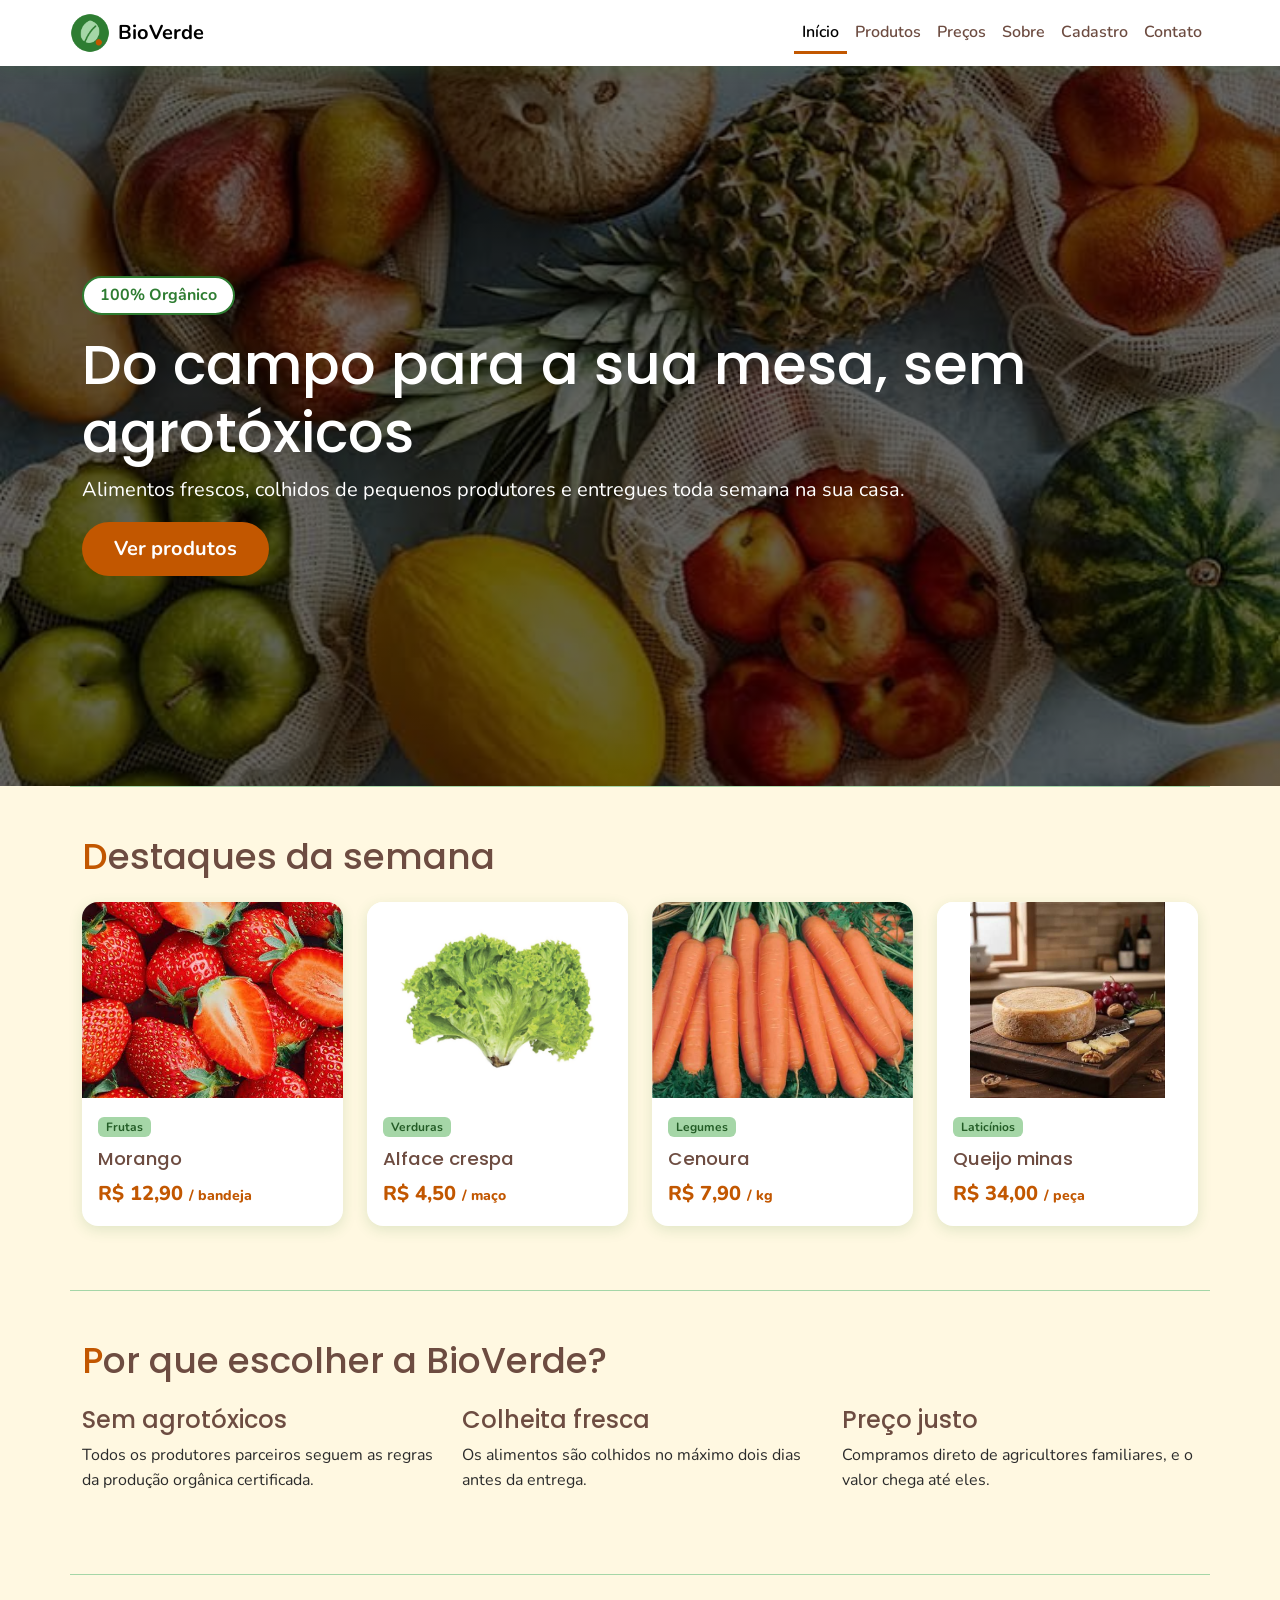
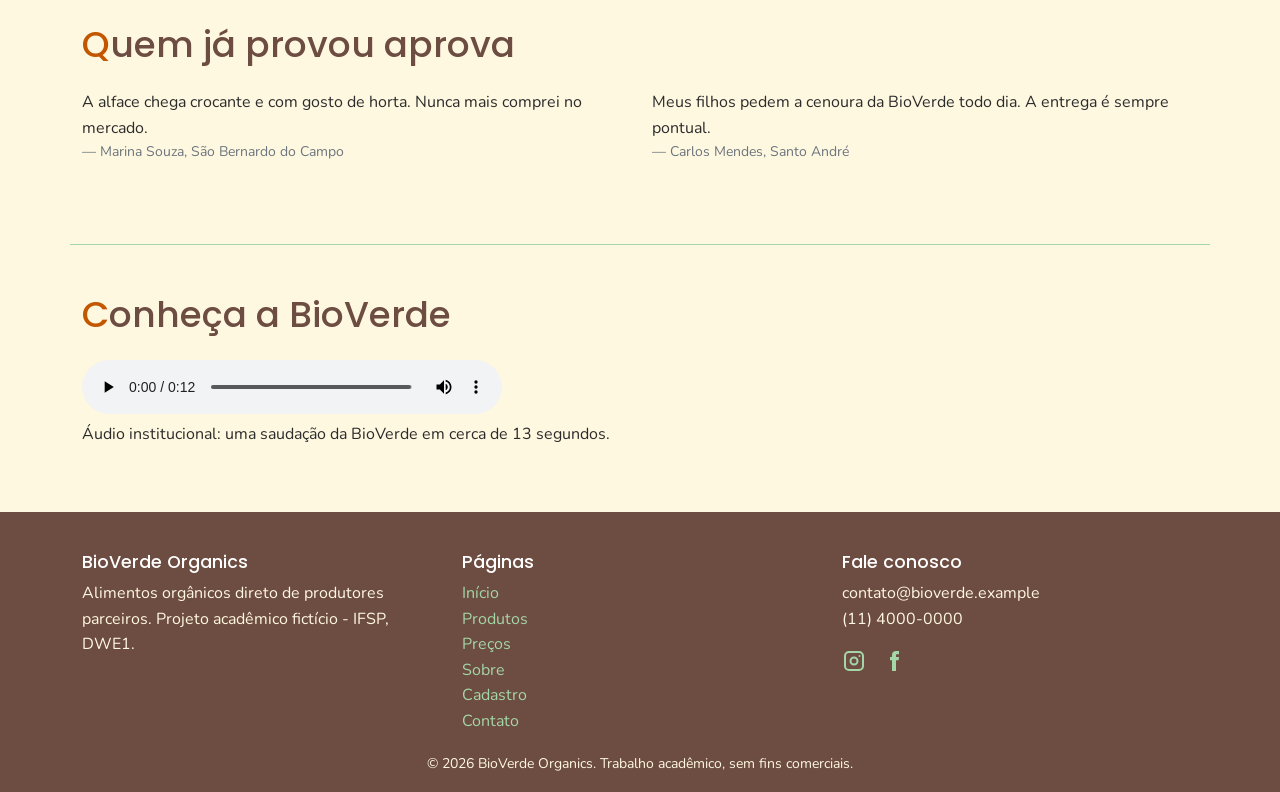
<file: index.html>
<!DOCTYPE html>
<!-- Index da BioVerde. -->
<html lang="pt-BR">
<head>
  <meta charset="UTF-8">
  <meta name="viewport" content="width=device-width, initial-scale=1">
  <meta name="description" content="BioVerde Organics: frutas, verduras, legumes e grãos orgânicos entregues na sua casa.">
  <title>BioVerde Organics | Início</title>
  <!-- Bootstrap local -->
  <link href="vendor/bootstrap/bootstrap.min.css" rel="stylesheet">
  <!-- Fontes locais definidas no CSS -->
  <!-- CSS do projeto -->
  <link rel="stylesheet" href="css/styles.css">
</head>
<body>

  <header class="site-header">
    <nav class="navbar navbar-expand-lg container" aria-label="Navegação principal">
      <a class="navbar-brand d-flex align-items-center gap-2" href="index.html">
        <img src="img/logo.png" alt="Logotipo da BioVerde Organics" width="40" height="40">
        <strong>BioVerde</strong>
      </a>
      <button class="navbar-toggler" type="button" data-bs-toggle="collapse" data-bs-target="#menu" aria-controls="menu" aria-expanded="false" aria-label="Abrir menu">
        <span class="navbar-toggler-icon"></span>
      </button>
      <ul id="menu" class="navbar-nav collapse navbar-collapse justify-content-end">
        <li class="nav-item"><a class="nav-link active" aria-current="page" href="index.html">Início</a></li>
        <li class="nav-item"><a class="nav-link" href="produtos.html">Produtos</a></li>
        <li class="nav-item"><a class="nav-link" href="tabela-precos.html">Preços</a></li>
        <li class="nav-item"><a class="nav-link" href="sobre.html">Sobre</a></li>
        <li class="nav-item"><a class="nav-link" href="cadastro.html">Cadastro</a></li>
        <li class="nav-item"><a class="nav-link" href="contato.html">Contato</a></li>
      </ul>
    </nav>
  </header>

  <main>
    <section class="hero">
      <article class="container anima">
        <p class="selo-organico">100% Orgânico</p>
        <h1>Do campo para a sua mesa, sem agrotóxicos</h1>
        <p class="lead">Alimentos frescos, colhidos de pequenos produtores e entregues toda semana na sua casa.</p>
        <a class="btn-cta btn btn-lg" href="produtos.html">Ver produtos</a>
      </article>
    </section>

    <section class="destaque container py-5">
      <h2 class="mb-4">Destaques da semana</h2>
      <ul class="row g-4 list-unstyled">
        <li class="col-sm-6 col-lg-3">
          <article class="card-produto">
            <img src="img/morango.jpg" alt="Morangos inteiros e um morango cortado ao meio" width="452" height="678" decoding="async" loading="lazy">
            <section class="p-3">
              <span class="badge badge-cat">Frutas</span>
              <h3 class="mt-2">Morango</h3>
              <p class="preco mb-0">R$ 12,90 <small>/ bandeja</small></p>
            </section>
          </article>
        </li>
        <li class="col-sm-6 col-lg-3">
          <article class="card-produto">
            <img class="foto-inteira" src="img/alface.jpg" alt="Folhas de alface crespa sobre fundo branco" width="900" height="900" decoding="async" loading="lazy">
            <section class="p-3">
              <span class="badge badge-cat">Verduras</span>
              <h3 class="mt-2">Alface crespa</h3>
              <p class="preco mb-0">R$ 4,50 <small>/ maço</small></p>
            </section>
          </article>
        </li>
        <li class="col-sm-6 col-lg-3">
          <article class="card-produto">
            <img src="img/cenoura.jpg" alt="Cenouras inteiras com folhas verdes" width="600" height="495" decoding="async" loading="lazy">
            <section class="p-3">
              <span class="badge badge-cat">Legumes</span>
              <h3 class="mt-2">Cenoura</h3>
              <p class="preco mb-0">R$ 7,90 <small>/ kg</small></p>
            </section>
          </article>
        </li>
        <li class="col-sm-6 col-lg-3">
          <article class="card-produto">
            <img class="foto-inteira" src="img/queijo.jpg" alt="Peça de queijo com casca sobre uma tábua, acompanhada de pedaços de queijo" width="447" height="447" decoding="async" loading="lazy">
            <section class="p-3">
              <span class="badge badge-cat">Laticínios</span>
              <h3 class="mt-2">Queijo minas</h3>
              <p class="preco mb-0">R$ 34,00 <small>/ peça</small></p>
            </section>
          </article>
        </li>
      </ul>
    </section>

    <section class="destaque container py-5">
      <h2 class="mb-4">Por que escolher a BioVerde?</h2>
      <ul class="row g-4 list-unstyled">
        <li class="col-md-4">
          <article>
            <h3>Sem agrotóxicos</h3>
            <p>Todos os produtores parceiros seguem as regras da produção orgânica certificada.</p>
          </article>
        </li>
        <li class="col-md-4">
          <article>
            <h3>Colheita fresca</h3>
            <p>Os alimentos são colhidos no máximo dois dias antes da entrega.</p>
          </article>
        </li>
        <li class="col-md-4">
          <article>
            <h3>Preço justo</h3>
            <p>Compramos direto de agricultores familiares, e o valor chega até eles.</p>
          </article>
        </li>
      </ul>
    </section>

    <section class="destaque container py-5">
      <h2 class="mb-4">Quem já provou aprova</h2>
      <ul class="row g-4 list-unstyled">
        <li class="col-md-6">
          <figure>
            <blockquote class="blockquote">
              <p>A alface chega crocante e com gosto de horta. Nunca mais comprei no mercado.</p>
            </blockquote>
            <figcaption class="blockquote-footer">Marina Souza, São Bernardo do Campo</figcaption>
          </figure>
        </li>
        <li class="col-md-6">
          <figure>
            <blockquote class="blockquote">
              <p>Meus filhos pedem a cenoura da BioVerde todo dia. A entrega é sempre pontual.</p>
            </blockquote>
            <figcaption class="blockquote-footer">Carlos Mendes, Santo André</figcaption>
          </figure>
        </li>
      </ul>
    </section>

    <section class="destaque container py-5">
      <h2 class="mb-4">Conheça a BioVerde</h2>
      <figure>
        <audio controls preload="metadata">
          <source src="media/institucional.mp3" type="audio/mpeg">
          <source src="media/institucional.ogg" type="audio/ogg">
          Seu navegador não suporta áudio. O texto do áudio institucional está na página Sobre.
        </audio>
        <figcaption>Áudio institucional: uma saudação da BioVerde em cerca de 13 segundos.</figcaption>
      </figure>
    </section>
  </main>

  <footer class="site-footer">
    <section class="container">
      <section class="row g-4">
        <article class="col-md-4">
          <h2>BioVerde Organics</h2>
          <p>Alimentos orgânicos direto de produtores parceiros. Projeto acadêmico fictício - IFSP, DWE1.</p>
        </article>
        <nav class="col-md-4" aria-label="Links do rodapé">
          <h2>Páginas</h2>
          <ul class="list-unstyled">
            <li><a href="index.html">Início</a></li>
            <li><a href="produtos.html">Produtos</a></li>
            <li><a href="tabela-precos.html">Preços</a></li>
            <li><a href="sobre.html">Sobre</a></li>
            <li><a href="cadastro.html">Cadastro</a></li>
            <li><a href="contato.html">Contato</a></li>
          </ul>
        </nav>
        <address class="col-md-4">
          <h2>Fale conosco</h2>
          <p>contato@bioverde.example<br>(11) 4000-0000</p>
          <ul class="list-unstyled d-flex gap-3">
            <li>
              <a href="#" aria-label="Instagram da BioVerde">
                <svg viewBox="0 0 24 24" aria-hidden="true"><path d="M7 2h10a5 5 0 0 1 5 5v10a5 5 0 0 1-5 5H7a5 5 0 0 1-5-5V7a5 5 0 0 1 5-5zm0 2a3 3 0 0 0-3 3v10a3 3 0 0 0 3 3h10a3 3 0 0 0 3-3V7a3 3 0 0 0-3-3H7zm5 3.5A4.5 4.5 0 1 1 7.5 12 4.5 4.5 0 0 1 12 7.5zm0 2A2.5 2.5 0 1 0 14.5 12 2.5 2.5 0 0 0 12 9.5zM17.5 6a1 1 0 1 1-1 1 1 1 0 0 1 1-1z"/></svg>
              </a>
            </li>
            <li>
              <a href="#" aria-label="Facebook da BioVerde">
                <svg viewBox="0 0 24 24" aria-hidden="true"><path d="M14 8V6.5c0-.8.2-1.2 1.3-1.2H17V2h-2.7C11.4 2 10 3.6 10 6v2H8v3.3h2V22h4v-10.7h2.6L17 8h-3z"/></svg>
              </a>
            </li>
          </ul>
        </address>
      </section>
      <p class="text-center mb-0"><small>&copy; 2026 BioVerde Organics. Trabalho acadêmico, sem fins comerciais.</small></p>
    </section>
  </footer>

  <button id="btn-topo" type="button" aria-label="Voltar ao topo">&uarr;</button>

  <script src="vendor/bootstrap/bootstrap.bundle.min.js"></script>
  <script src="js/scripts.js" defer></script>
</body>
</html>
</file>
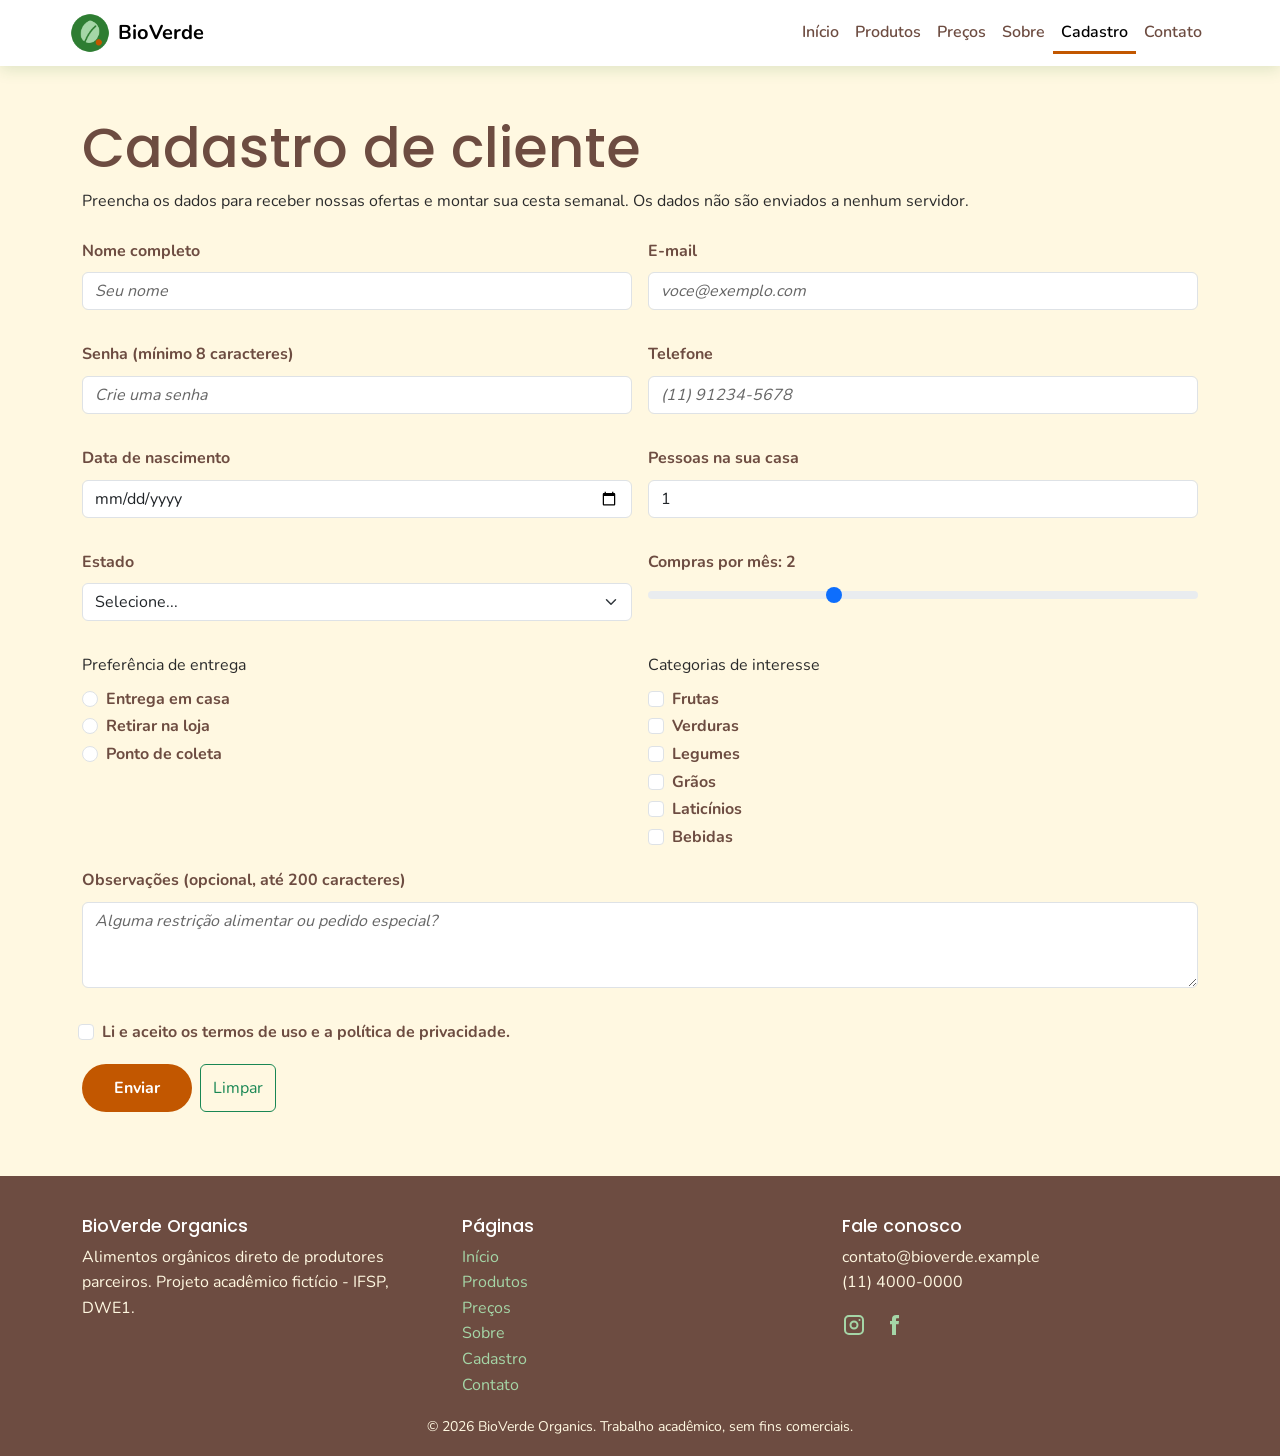
<file: cadastro.html>
<!DOCTYPE html>
<!-- Cadastro da BioVerde. -->
<html lang="pt-BR">
<head>
  <meta charset="UTF-8">
  <meta name="viewport" content="width=device-width, initial-scale=1">
  <meta name="description" content="Cadastre-se na BioVerde Organics e receba produtos orgânicos em casa.">
  <title>BioVerde Organics | Cadastro</title>
  <link href="vendor/bootstrap/bootstrap.min.css" rel="stylesheet">
  <link rel="stylesheet" href="css/styles.css">
</head>
<body>

  <header class="site-header">
    <nav class="navbar navbar-expand-lg container" aria-label="Navegação principal">
      <a class="navbar-brand d-flex align-items-center gap-2" href="index.html">
        <img src="img/logo.png" alt="Logotipo da BioVerde Organics" width="40" height="40">
        <strong>BioVerde</strong>
      </a>
      <button class="navbar-toggler" type="button" data-bs-toggle="collapse" data-bs-target="#menu" aria-controls="menu" aria-expanded="false" aria-label="Abrir menu">
        <span class="navbar-toggler-icon"></span>
      </button>
      <ul id="menu" class="navbar-nav collapse navbar-collapse justify-content-end">
        <li class="nav-item"><a class="nav-link" href="index.html">Início</a></li>
        <li class="nav-item"><a class="nav-link" href="produtos.html">Produtos</a></li>
        <li class="nav-item"><a class="nav-link" href="tabela-precos.html">Preços</a></li>
        <li class="nav-item"><a class="nav-link" href="sobre.html">Sobre</a></li>
        <li class="nav-item"><a class="nav-link active" aria-current="page" href="cadastro.html">Cadastro</a></li>
        <li class="nav-item"><a class="nav-link" href="contato.html">Contato</a></li>
      </ul>
    </nav>
  </header>

  <main>
    <section class="destaque container py-5">
      <h1 class="mb-2">Cadastro de cliente</h1>
      <p class="mb-4">Preencha os dados para receber nossas ofertas e montar sua cesta semanal. Os dados não são enviados a nenhum servidor.</p>

      <form id="form-cadastro" class="form-bio row g-3" novalidate>
      <p class="col-md-6">
        <label for="cadastro-nome" class="form-label">Nome completo</label>
        <input type="text" id="cadastro-nome" name="nome" class="form-control" placeholder="Seu nome" autocomplete="name" required>
        <small id="erro-cadastro-nome" class="invalid-feedback"></small>
      </p>
      <p class="col-md-6">
        <label for="cadastro-email" class="form-label">E-mail</label>
        <input type="email" id="cadastro-email" name="email" class="form-control" placeholder="voce@exemplo.com" autocomplete="email" required>
        <small id="erro-cadastro-email" class="invalid-feedback"></small>
      </p>
      <p class="col-md-6">
        <label for="cadastro-senha" class="form-label">Senha (mínimo 8 caracteres)</label>
        <input type="password" id="cadastro-senha" name="senha" class="form-control" placeholder="Crie uma senha" autocomplete="new-password" required>
        <small id="erro-cadastro-senha" class="invalid-feedback"></small>
      </p>
      <p class="col-md-6">
        <label for="cadastro-telefone" class="form-label">Telefone</label>
        <input type="tel" id="cadastro-telefone" name="telefone" class="form-control" placeholder="(11) 91234-5678" maxlength="15" autocomplete="tel" required>
        <small id="erro-cadastro-telefone" class="invalid-feedback"></small>
      </p>
      <p class="col-md-6">
        <label for="cadastro-nascimento" class="form-label">Data de nascimento</label>
        <input type="date" id="cadastro-nascimento" name="nascimento" class="form-control" autocomplete="bday" required>
        <small id="erro-cadastro-nascimento" class="invalid-feedback"></small>
      </p>
      <p class="col-md-6">
        <label for="cadastro-quantidade" class="form-label">Pessoas na sua casa</label>
        <input type="number" id="cadastro-quantidade" name="quantidade" class="form-control" min="1" max="10" value="1" required>
        <small id="erro-cadastro-quantidade" class="invalid-feedback"></small>
      </p>

      <p class="col-md-6">
        <label for="cadastro-estado" class="form-label">Estado</label>
        <select id="cadastro-estado" name="estado" class="form-select" required>
          <option value="">Selecione...</option>
            <option value="SP">São Paulo</option>
            <option value="RJ">Rio de Janeiro</option>
            <option value="MG">Minas Gerais</option>
            <option value="ES">Espírito Santo</option>
            <option value="PR">Paraná</option>
            <option value="SC">Santa Catarina</option>
            <option value="RS">Rio Grande do Sul</option>
            <option value="BA">Bahia</option>
        </select>
        <small id="erro-cadastro-estado" class="invalid-feedback"></small>
      </p>

      <p class="col-md-6">
        <label for="cadastro-frequencia" class="form-label">Compras por mês: <output id="cadastro-frequencia-valor" for="cadastro-frequencia">2</output></label>
        <input type="range" id="cadastro-frequencia" name="frequencia" class="form-range" min="1" max="4" step="1" value="2">
        <small id="erro-cadastro-frequencia" class="invalid-feedback"></small>
      </p>

      <fieldset id="cadastro-entrega-grupo" class="col-md-6">
        <legend class="fs-6">Preferência de entrega</legend>
          <p class="form-check">
            <input type="radio" id="cadastro-entrega-casa" name="entrega" value="casa" class="form-check-input">
            <label for="cadastro-entrega-casa" class="form-check-label">Entrega em casa</label>
          </p>
          <p class="form-check">
            <input type="radio" id="cadastro-entrega-retirada" name="entrega" value="retirada" class="form-check-input">
            <label for="cadastro-entrega-retirada" class="form-check-label">Retirar na loja</label>
          </p>
          <p class="form-check">
            <input type="radio" id="cadastro-entrega-ponto" name="entrega" value="ponto" class="form-check-input">
            <label for="cadastro-entrega-ponto" class="form-check-label">Ponto de coleta</label>
          </p>
        <small id="erro-cadastro-entrega" class="invalid-feedback"></small>
      </fieldset>

      <fieldset id="cadastro-categorias-grupo" class="col-md-6">
        <legend class="fs-6">Categorias de interesse</legend>
          <p class="form-check">
            <input type="checkbox" id="cadastro-cat-frutas" name="categorias" value="frutas" class="form-check-input">
            <label for="cadastro-cat-frutas" class="form-check-label">Frutas</label>
          </p>
          <p class="form-check">
            <input type="checkbox" id="cadastro-cat-verduras" name="categorias" value="verduras" class="form-check-input">
            <label for="cadastro-cat-verduras" class="form-check-label">Verduras</label>
          </p>
          <p class="form-check">
            <input type="checkbox" id="cadastro-cat-legumes" name="categorias" value="legumes" class="form-check-input">
            <label for="cadastro-cat-legumes" class="form-check-label">Legumes</label>
          </p>
          <p class="form-check">
            <input type="checkbox" id="cadastro-cat-graos" name="categorias" value="graos" class="form-check-input">
            <label for="cadastro-cat-graos" class="form-check-label">Grãos</label>
          </p>
          <p class="form-check">
            <input type="checkbox" id="cadastro-cat-laticinios" name="categorias" value="laticinios" class="form-check-input">
            <label for="cadastro-cat-laticinios" class="form-check-label">Laticínios</label>
          </p>
          <p class="form-check">
            <input type="checkbox" id="cadastro-cat-bebidas" name="categorias" value="bebidas" class="form-check-input">
            <label for="cadastro-cat-bebidas" class="form-check-label">Bebidas</label>
          </p>
        <small id="erro-cadastro-categorias" class="invalid-feedback"></small>
      </fieldset>

      <p class="col-12">
        <label for="cadastro-observacoes" class="form-label">Observações (opcional, até 200 caracteres)</label>
        <textarea id="cadastro-observacoes" name="observacoes" class="form-control" rows="3" placeholder="Alguma restrição alimentar ou pedido especial?"></textarea>
        <small id="erro-cadastro-observacoes" class="invalid-feedback"></small>
      </p>

      <p class="col-12 form-check ms-1">
        <input type="checkbox" id="cadastro-termos" name="termos" class="form-check-input">
        <label for="cadastro-termos" class="form-check-label">Li e aceito os termos de uso e a política de privacidade.</label>
        <small id="erro-cadastro-termos" class="invalid-feedback"></small>
      </p>

      <p class="col-12 d-flex gap-2">
        <button type="submit" id="btn-enviar" class="btn-cta btn">Enviar</button>
        <button type="reset" id="btn-limpar" class="btn btn-outline-success">Limpar</button>
      </p>
      </form>

      <section id="modal-confirmacao" class="modal fade" tabindex="-1" aria-labelledby="modal-titulo" aria-hidden="true">
        <article class="modal-dialog modal-dialog-centered modal-dialog-scrollable">
          <section class="modal-content">
            <header class="modal-header">
              <h2 id="modal-titulo" class="modal-title fs-5">Cadastro recebido!</h2>
              <button type="button" class="btn-close" data-bs-dismiss="modal" aria-label="Fechar"></button>
            </header>
            <section class="modal-body">
              <p>Confira os dados informados (simulação: nada foi enviado).</p>
              <section id="dados-confirmacao"></section>
            </section>
            <footer class="modal-footer">
              <button type="button" class="btn-cta btn" data-bs-dismiss="modal">Fechar</button>
            </footer>
          </section>
        </article>
      </section>
    </section>
  </main>

  <footer class="site-footer">
    <section class="container">
      <section class="row g-4">
        <article class="col-md-4">
          <h2>BioVerde Organics</h2>
          <p>Alimentos orgânicos direto de produtores parceiros. Projeto acadêmico fictício - IFSP, DWE1.</p>
        </article>
        <nav class="col-md-4" aria-label="Links do rodapé">
          <h2>Páginas</h2>
          <ul class="list-unstyled">
            <li><a href="index.html">Início</a></li>
            <li><a href="produtos.html">Produtos</a></li>
            <li><a href="tabela-precos.html">Preços</a></li>
            <li><a href="sobre.html">Sobre</a></li>
            <li><a href="cadastro.html">Cadastro</a></li>
            <li><a href="contato.html">Contato</a></li>
          </ul>
        </nav>
        <address class="col-md-4">
          <h2>Fale conosco</h2>
          <p>contato@bioverde.example<br>(11) 4000-0000</p>
          <ul class="list-unstyled d-flex gap-3">
            <li>
              <a href="#" aria-label="Instagram da BioVerde">
                <svg viewBox="0 0 24 24" aria-hidden="true"><path d="M7 2h10a5 5 0 0 1 5 5v10a5 5 0 0 1-5 5H7a5 5 0 0 1-5-5V7a5 5 0 0 1 5-5zm0 2a3 3 0 0 0-3 3v10a3 3 0 0 0 3 3h10a3 3 0 0 0 3-3V7a3 3 0 0 0-3-3H7zm5 3.5A4.5 4.5 0 1 1 7.5 12 4.5 4.5 0 0 1 12 7.5zm0 2A2.5 2.5 0 1 0 14.5 12 2.5 2.5 0 0 0 12 9.5zM17.5 6a1 1 0 1 1-1 1 1 1 0 0 1 1-1z"/></svg>
              </a>
            </li>
            <li>
              <a href="#" aria-label="Facebook da BioVerde">
                <svg viewBox="0 0 24 24" aria-hidden="true"><path d="M14 8V6.5c0-.8.2-1.2 1.3-1.2H17V2h-2.7C11.4 2 10 3.6 10 6v2H8v3.3h2V22h4v-10.7h2.6L17 8h-3z"/></svg>
              </a>
            </li>
          </ul>
        </address>
      </section>
      <p class="text-center mb-0"><small>&copy; 2026 BioVerde Organics. Trabalho acadêmico, sem fins comerciais.</small></p>
    </section>
  </footer>

  <button id="btn-topo" type="button" aria-label="Voltar ao topo">&uarr;</button>

  <script src="vendor/bootstrap/bootstrap.bundle.min.js"></script>
  <script src="js/scripts.js" defer></script>
</body>
</html>
</file>
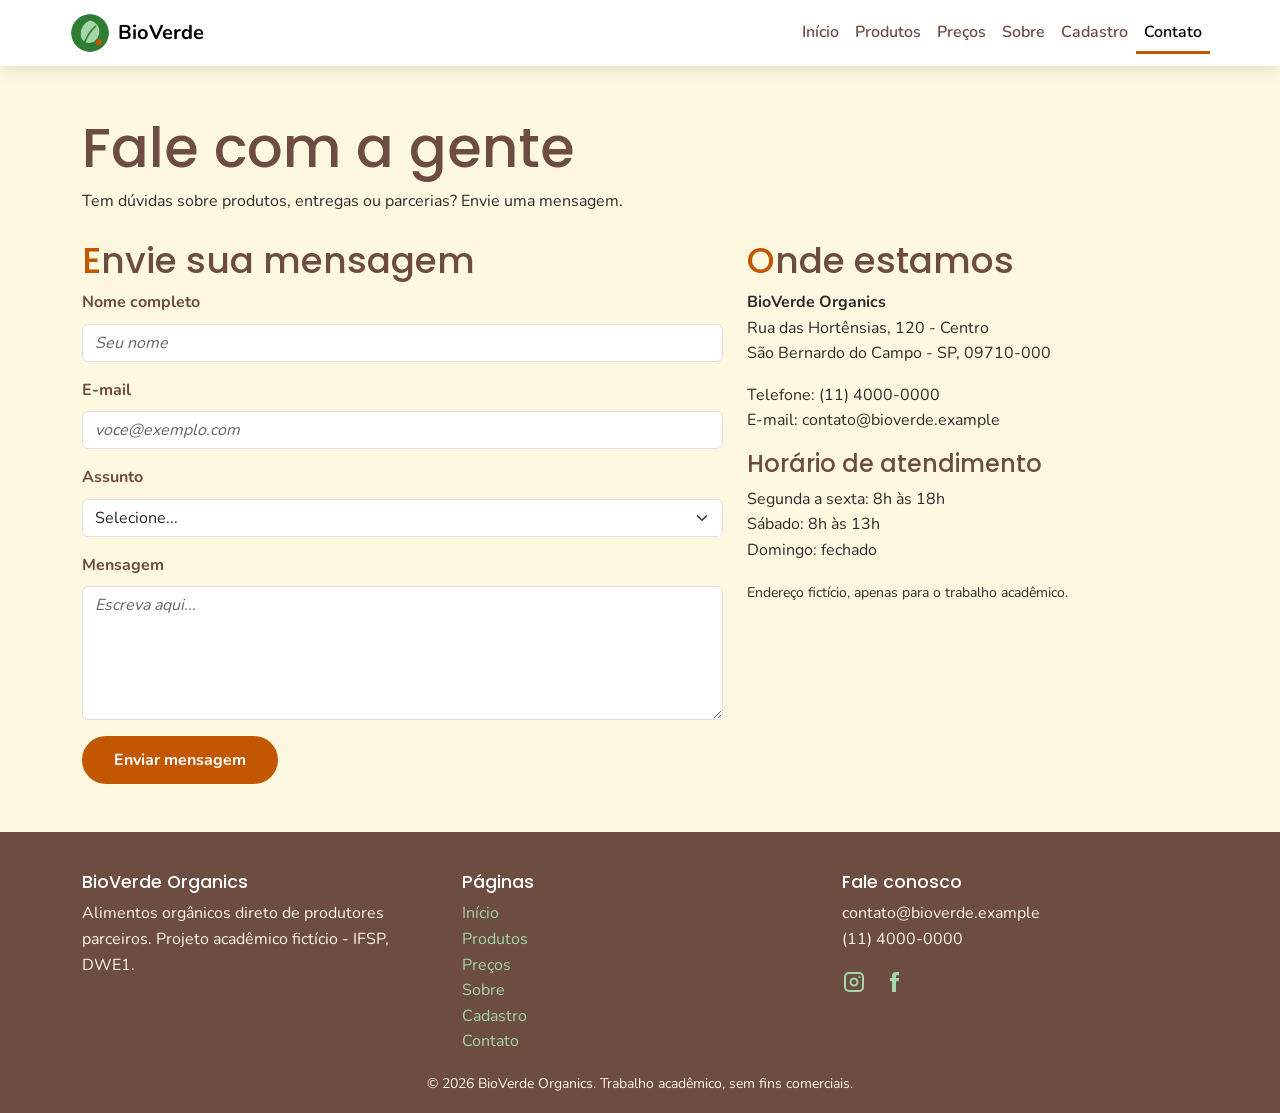
<file: contato.html>
<!DOCTYPE html>
<!-- Contato da BioVerde. -->
<html lang="pt-BR">
<head>
  <meta charset="UTF-8">
  <meta name="viewport" content="width=device-width, initial-scale=1">
  <meta name="description" content="Fale com a BioVerde Organics: formulário de contato, telefone, e-mail e endereço.">
  <title>BioVerde Organics | Contato</title>
  <link href="vendor/bootstrap/bootstrap.min.css" rel="stylesheet">
  <link rel="stylesheet" href="css/styles.css">
</head>
<body>

  <header class="site-header">
    <nav class="navbar navbar-expand-lg container" aria-label="Navegação principal">
      <a class="navbar-brand d-flex align-items-center gap-2" href="index.html">
        <img src="img/logo.png" alt="Logotipo da BioVerde Organics" width="40" height="40">
        <strong>BioVerde</strong>
      </a>
      <button class="navbar-toggler" type="button" data-bs-toggle="collapse" data-bs-target="#menu" aria-controls="menu" aria-expanded="false" aria-label="Abrir menu">
        <span class="navbar-toggler-icon"></span>
      </button>
      <ul id="menu" class="navbar-nav collapse navbar-collapse justify-content-end">
        <li class="nav-item"><a class="nav-link" href="index.html">Início</a></li>
        <li class="nav-item"><a class="nav-link" href="produtos.html">Produtos</a></li>
        <li class="nav-item"><a class="nav-link" href="tabela-precos.html">Preços</a></li>
        <li class="nav-item"><a class="nav-link" href="sobre.html">Sobre</a></li>
        <li class="nav-item"><a class="nav-link" href="cadastro.html">Cadastro</a></li>
        <li class="nav-item"><a class="nav-link active" aria-current="page" href="contato.html">Contato</a></li>
      </ul>
    </nav>
  </header>

  <main>
    <section class="destaque container py-5">
      <h1 class="mb-2">Fale com a gente</h1>
      <p class="mb-4">Tem dúvidas sobre produtos, entregas ou parcerias? Envie uma mensagem.</p>

      <section class="row g-4">
        <article class="col-lg-7">
          <h2>Envie sua mensagem</h2>
          <form id="form-contato" class="form-bio" novalidate>
            <p>
              <label for="contato-nome" class="form-label">Nome completo</label>
              <input type="text" id="contato-nome" name="nome" class="form-control" placeholder="Seu nome" autocomplete="name" required>
              <small id="erro-contato-nome" class="invalid-feedback"></small>
            </p>
            <p>
              <label for="contato-email" class="form-label">E-mail</label>
              <input type="email" id="contato-email" name="email" class="form-control" placeholder="voce@exemplo.com" autocomplete="email" required>
              <small id="erro-contato-email" class="invalid-feedback"></small>
            </p>
            <p>
              <label for="contato-assunto" class="form-label">Assunto</label>
              <select id="contato-assunto" name="assunto" class="form-select" required>
                <option value="">Selecione...</option>
                <option value="duvida">Dúvida sobre produtos</option>
                <option value="entrega">Entrega</option>
                <option value="parceria">Ser produtor parceiro</option>
                <option value="outro">Outro assunto</option>
              </select>
              <small id="erro-contato-assunto" class="invalid-feedback"></small>
            </p>
            <p>
              <label for="contato-mensagem" class="form-label">Mensagem</label>
              <textarea id="contato-mensagem" name="mensagem" class="form-control" rows="5" placeholder="Escreva aqui..." required></textarea>
              <small id="erro-contato-mensagem" class="invalid-feedback"></small>
            </p>
            <button type="submit" class="btn-cta btn">Enviar mensagem</button>
          </form>
        </article>

        <aside class="col-lg-5">
          <h2>Onde estamos</h2>
          <address>
            <p><strong>BioVerde Organics</strong><br>Rua das Hortênsias, 120 - Centro<br>São Bernardo do Campo - SP, 09710-000</p>
            <p>Telefone: (11) 4000-0000<br>E-mail: contato@bioverde.example</p>
          </address>
          <h3>Horário de atendimento</h3>
          <ul class="list-unstyled">
            <li>Segunda a sexta: 8h às 18h</li>
            <li>Sábado: 8h às 13h</li>
            <li>Domingo: fechado</li>
          </ul>
          <p><small>Endereço fictício, apenas para o trabalho acadêmico.</small></p>
        </aside>
      </section>
    </section>
  </main>

  <footer class="site-footer">
    <section class="container">
      <section class="row g-4">
        <article class="col-md-4">
          <h2>BioVerde Organics</h2>
          <p>Alimentos orgânicos direto de produtores parceiros. Projeto acadêmico fictício - IFSP, DWE1.</p>
        </article>
        <nav class="col-md-4" aria-label="Links do rodapé">
          <h2>Páginas</h2>
          <ul class="list-unstyled">
            <li><a href="index.html">Início</a></li>
            <li><a href="produtos.html">Produtos</a></li>
            <li><a href="tabela-precos.html">Preços</a></li>
            <li><a href="sobre.html">Sobre</a></li>
            <li><a href="cadastro.html">Cadastro</a></li>
            <li><a href="contato.html">Contato</a></li>
          </ul>
        </nav>
        <address class="col-md-4">
          <h2>Fale conosco</h2>
          <p>contato@bioverde.example<br>(11) 4000-0000</p>
          <ul class="list-unstyled d-flex gap-3">
            <li>
              <a href="#" aria-label="Instagram da BioVerde">
                <svg viewBox="0 0 24 24" aria-hidden="true"><path d="M7 2h10a5 5 0 0 1 5 5v10a5 5 0 0 1-5 5H7a5 5 0 0 1-5-5V7a5 5 0 0 1 5-5zm0 2a3 3 0 0 0-3 3v10a3 3 0 0 0 3 3h10a3 3 0 0 0 3-3V7a3 3 0 0 0-3-3H7zm5 3.5A4.5 4.5 0 1 1 7.5 12 4.5 4.5 0 0 1 12 7.5zm0 2A2.5 2.5 0 1 0 14.5 12 2.5 2.5 0 0 0 12 9.5zM17.5 6a1 1 0 1 1-1 1 1 1 0 0 1 1-1z"/></svg>
              </a>
            </li>
            <li>
              <a href="#" aria-label="Facebook da BioVerde">
                <svg viewBox="0 0 24 24" aria-hidden="true"><path d="M14 8V6.5c0-.8.2-1.2 1.3-1.2H17V2h-2.7C11.4 2 10 3.6 10 6v2H8v3.3h2V22h4v-10.7h2.6L17 8h-3z"/></svg>
              </a>
            </li>
          </ul>
        </address>
      </section>
      <p class="text-center mb-0"><small>&copy; 2026 BioVerde Organics. Trabalho acadêmico, sem fins comerciais.</small></p>
    </section>
  </footer>

  <button id="btn-topo" type="button" aria-label="Voltar ao topo">&uarr;</button>

  <script src="vendor/bootstrap/bootstrap.bundle.min.js"></script>
  <script src="js/scripts.js" defer></script>
</body>
</html>
</file>
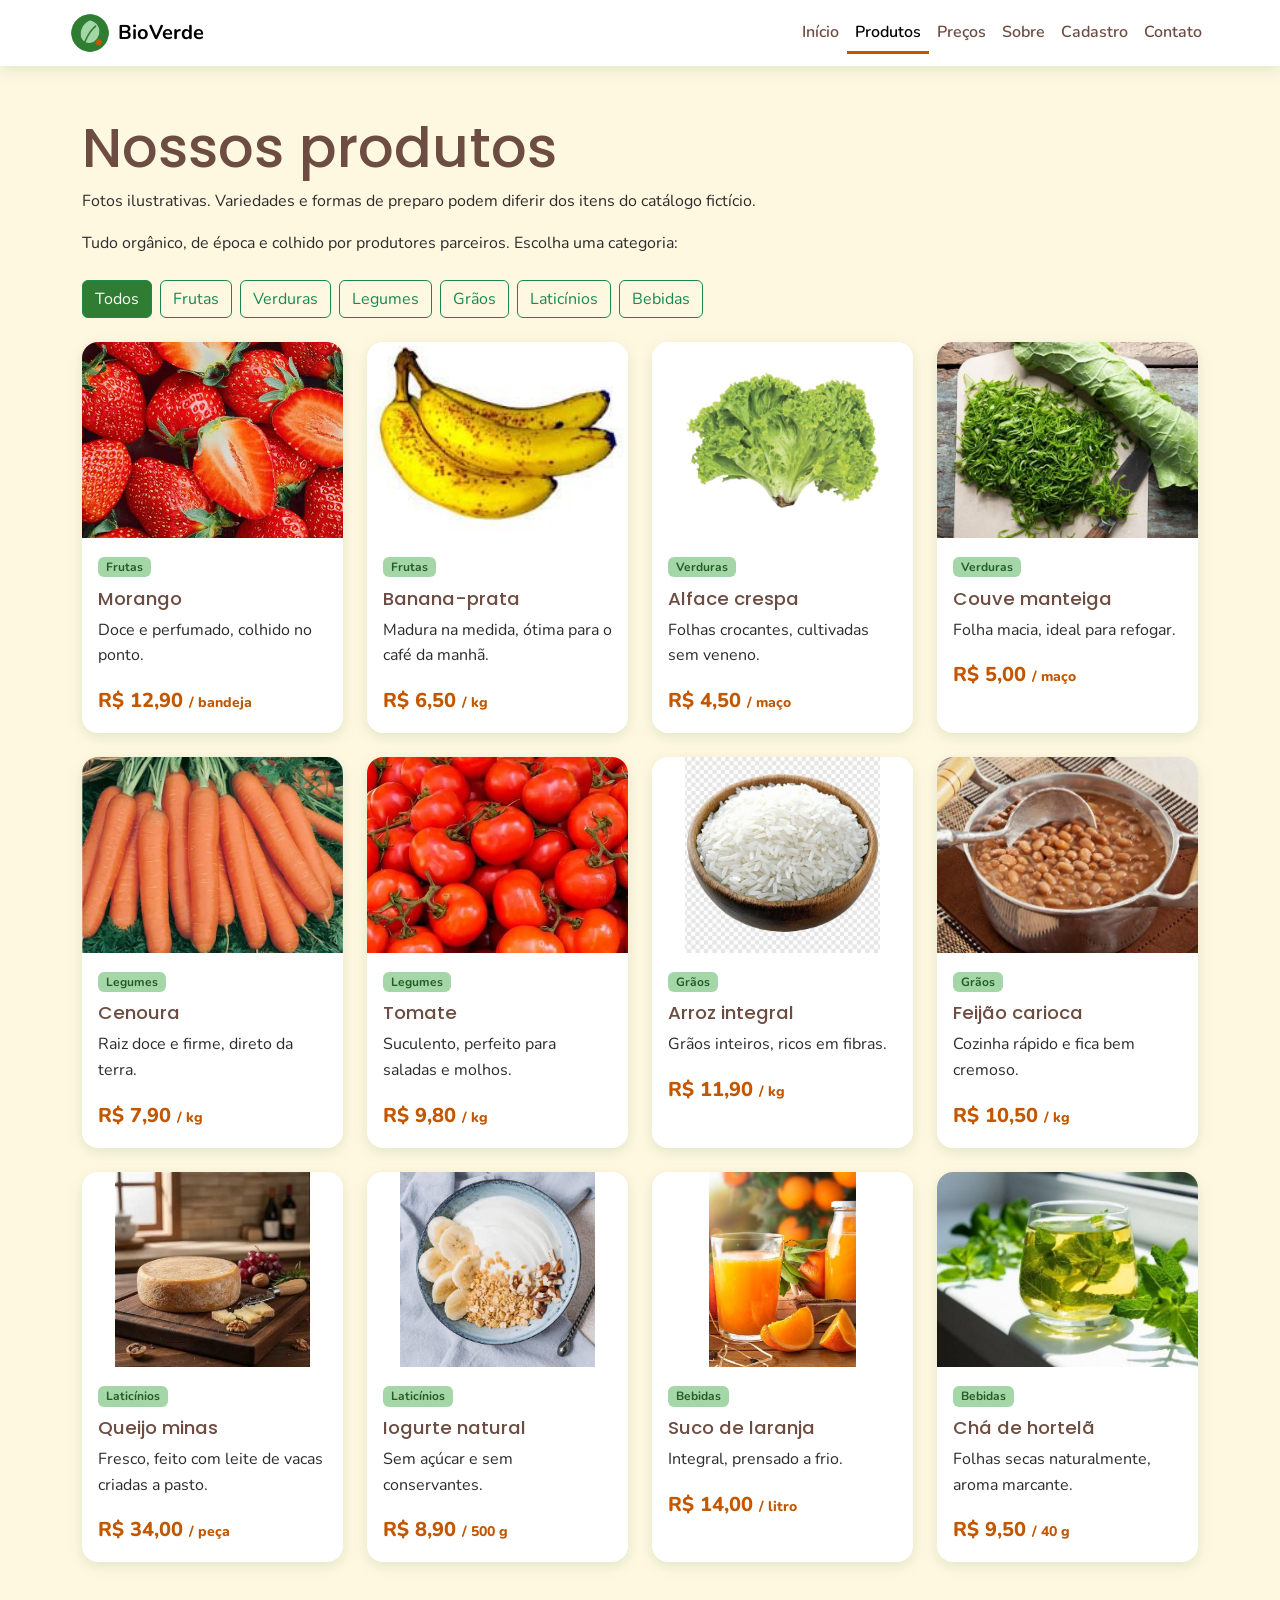
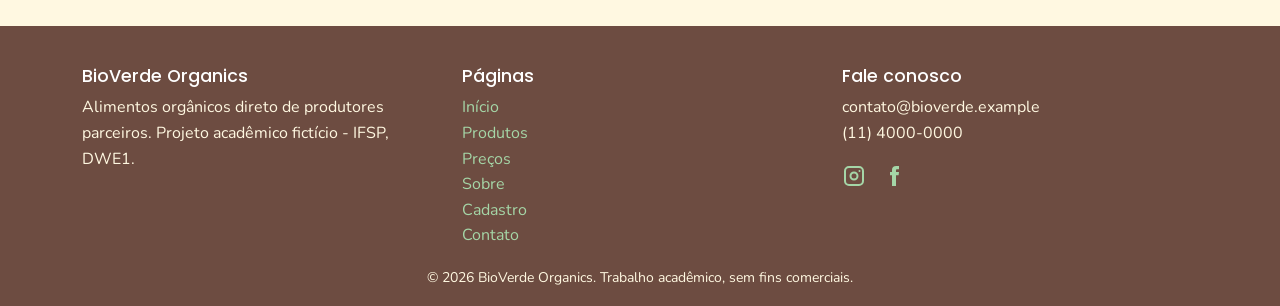
<file: produtos.html>
<!DOCTYPE html>
<!-- Produtos da BioVerde. -->
<html lang="pt-BR">
<head>
  <meta charset="UTF-8">
  <meta name="viewport" content="width=device-width, initial-scale=1">
  <meta name="description" content="Catálogo da BioVerde Organics: frutas, verduras, legumes, grãos, laticínios e bebidas orgânicas.">
  <title>BioVerde Organics | Produtos</title>
  <link href="vendor/bootstrap/bootstrap.min.css" rel="stylesheet">
  <link rel="stylesheet" href="css/styles.css">
</head>
<body>

  <header class="site-header">
    <nav class="navbar navbar-expand-lg container" aria-label="Navegação principal">
      <a class="navbar-brand d-flex align-items-center gap-2" href="index.html">
        <img src="img/logo.png" alt="Logotipo da BioVerde Organics" width="40" height="40">
        <strong>BioVerde</strong>
      </a>
      <button class="navbar-toggler" type="button" data-bs-toggle="collapse" data-bs-target="#menu" aria-controls="menu" aria-expanded="false" aria-label="Abrir menu">
        <span class="navbar-toggler-icon"></span>
      </button>
      <ul id="menu" class="navbar-nav collapse navbar-collapse justify-content-end">
        <li class="nav-item"><a class="nav-link" href="index.html">Início</a></li>
        <li class="nav-item"><a class="nav-link active" aria-current="page" href="produtos.html">Produtos</a></li>
        <li class="nav-item"><a class="nav-link" href="tabela-precos.html">Preços</a></li>
        <li class="nav-item"><a class="nav-link" href="sobre.html">Sobre</a></li>
        <li class="nav-item"><a class="nav-link" href="cadastro.html">Cadastro</a></li>
        <li class="nav-item"><a class="nav-link" href="contato.html">Contato</a></li>
      </ul>
    </nav>
  </header>

  <main>
    <section class="destaque container py-5">
      <h1 class="mb-2">Nossos produtos</h1>
      <p>Fotos ilustrativas. Variedades e formas de preparo podem diferir dos itens do catálogo fictício.</p>
      <p class="mb-4">Tudo orgânico, de época e colhido por produtores parceiros. Escolha uma categoria:</p>

      <nav class="filtro-categorias d-flex flex-wrap gap-2 mb-4" aria-label="Filtrar produtos por categoria">
        <button type="button" class="btn btn-outline-success ativo" data-filtro="todos">Todos</button>
        <button type="button" class="btn btn-outline-success" data-filtro="frutas">Frutas</button>
        <button type="button" class="btn btn-outline-success" data-filtro="verduras">Verduras</button>
        <button type="button" class="btn btn-outline-success" data-filtro="legumes">Legumes</button>
        <button type="button" class="btn btn-outline-success" data-filtro="graos">Grãos</button>
        <button type="button" class="btn btn-outline-success" data-filtro="laticinios">Laticínios</button>
        <button type="button" class="btn btn-outline-success" data-filtro="bebidas">Bebidas</button>
      </nav>

      <ul id="lista-produtos" class="row g-4 list-unstyled">
        <li class="col-sm-6 col-lg-3" data-categoria="frutas">
          <article class="card-produto">
            <img src="img/morango.jpg" alt="Morangos inteiros e um morango cortado ao meio" loading="lazy">
            <section class="p-3">
              <span class="badge badge-cat">Frutas</span>
              <h3 class="mt-2">Morango</h3>
              <p>Doce e perfumado, colhido no ponto.</p>
              <p class="preco mb-0">R$ 12,90 <small>/ bandeja</small></p>
            </section>
          </article>
        </li>
        <li class="col-sm-6 col-lg-3" data-categoria="frutas">
          <article class="card-produto">
            <img class="foto-inteira" src="img/banana.jpg" alt="Três bananas maduras com pintas escuras na casca" loading="lazy">
            <section class="p-3">
              <span class="badge badge-cat">Frutas</span>
              <h3 class="mt-2">Banana-prata</h3>
              <p>Madura na medida, ótima para o café da manhã.</p>
              <p class="preco mb-0">R$ 6,50 <small>/ kg</small></p>
            </section>
          </article>
        </li>
        <li class="col-sm-6 col-lg-3" data-categoria="verduras">
          <article class="card-produto">
            <img class="foto-inteira" src="img/alface.jpg" alt="Folhas de alface crespa sobre fundo branco" loading="lazy">
            <section class="p-3">
              <span class="badge badge-cat">Verduras</span>
              <h3 class="mt-2">Alface crespa</h3>
              <p>Folhas crocantes, cultivadas sem veneno.</p>
              <p class="preco mb-0">R$ 4,50 <small>/ maço</small></p>
            </section>
          </article>
        </li>
        <li class="col-sm-6 col-lg-3" data-categoria="verduras">
          <article class="card-produto">
            <img src="img/couve.jpg" alt="Folhas de couve inteiras e cortadas em tiras sobre uma mesa" loading="lazy">
            <section class="p-3">
              <span class="badge badge-cat">Verduras</span>
              <h3 class="mt-2">Couve manteiga</h3>
              <p>Folha macia, ideal para refogar.</p>
              <p class="preco mb-0">R$ 5,00 <small>/ maço</small></p>
            </section>
          </article>
        </li>
        <li class="col-sm-6 col-lg-3" data-categoria="legumes">
          <article class="card-produto">
            <img src="img/cenoura.jpg" alt="Cenouras inteiras com folhas verdes" loading="lazy">
            <section class="p-3">
              <span class="badge badge-cat">Legumes</span>
              <h3 class="mt-2">Cenoura</h3>
              <p>Raiz doce e firme, direto da terra.</p>
              <p class="preco mb-0">R$ 7,90 <small>/ kg</small></p>
            </section>
          </article>
        </li>
        <li class="col-sm-6 col-lg-3" data-categoria="legumes">
          <article class="card-produto">
            <img src="img/tomate.jpg" alt="Tomates vermelhos, alguns ainda presos aos ramos" loading="lazy">
            <section class="p-3">
              <span class="badge badge-cat">Legumes</span>
              <h3 class="mt-2">Tomate</h3>
              <p>Suculento, perfeito para saladas e molhos.</p>
              <p class="preco mb-0">R$ 9,80 <small>/ kg</small></p>
            </section>
          </article>
        </li>
        <li class="col-sm-6 col-lg-3" data-categoria="graos">
          <article class="card-produto">
            <img class="foto-inteira" src="img/arroz.jpg" alt="Tigela com arroz branco cru" loading="lazy">
            <section class="p-3">
              <span class="badge badge-cat">Grãos</span>
              <h3 class="mt-2">Arroz integral</h3>
              <p>Grãos inteiros, ricos em fibras.</p>
              <p class="preco mb-0">R$ 11,90 <small>/ kg</small></p>
            </section>
          </article>
        </li>
        <li class="col-sm-6 col-lg-3" data-categoria="graos">
          <article class="card-produto">
            <img src="img/feijao.jpg" alt="Panela com feijão cozido e uma colher" loading="lazy">
            <section class="p-3">
              <span class="badge badge-cat">Grãos</span>
              <h3 class="mt-2">Feijão carioca</h3>
              <p>Cozinha rápido e fica bem cremoso.</p>
              <p class="preco mb-0">R$ 10,50 <small>/ kg</small></p>
            </section>
          </article>
        </li>
        <li class="col-sm-6 col-lg-3" data-categoria="laticinios">
          <article class="card-produto">
            <img class="foto-inteira" src="img/queijo.jpg" alt="Peça de queijo com casca sobre uma tábua, acompanhada de pedaços de queijo" loading="lazy">
            <section class="p-3">
              <span class="badge badge-cat">Laticínios</span>
              <h3 class="mt-2">Queijo minas</h3>
              <p>Fresco, feito com leite de vacas criadas a pasto.</p>
              <p class="preco mb-0">R$ 34,00 <small>/ peça</small></p>
            </section>
          </article>
        </li>
        <li class="col-sm-6 col-lg-3" data-categoria="laticinios">
          <article class="card-produto">
            <img class="foto-inteira" src="img/iogurte.jpg" alt="Tigela de iogurte com banana e granola" loading="lazy">
            <section class="p-3">
              <span class="badge badge-cat">Laticínios</span>
              <h3 class="mt-2">Iogurte natural</h3>
              <p>Sem açúcar e sem conservantes.</p>
              <p class="preco mb-0">R$ 8,90 <small>/ 500 g</small></p>
            </section>
          </article>
        </li>
        <li class="col-sm-6 col-lg-3" data-categoria="bebidas">
          <article class="card-produto">
            <img class="foto-inteira" src="img/suco-laranja.jpg" alt="Copo e garrafa de suco de laranja com laranjas cortadas" loading="lazy">
            <section class="p-3">
              <span class="badge badge-cat">Bebidas</span>
              <h3 class="mt-2">Suco de laranja</h3>
              <p>Integral, prensado a frio.</p>
              <p class="preco mb-0">R$ 14,00 <small>/ litro</small></p>
            </section>
          </article>
        </li>
        <li class="col-sm-6 col-lg-3" data-categoria="bebidas">
          <article class="card-produto">
            <img src="img/cha-hortela.jpg" alt="Chá em xícara de vidro com folhas de hortelã" loading="lazy">
            <section class="p-3">
              <span class="badge badge-cat">Bebidas</span>
              <h3 class="mt-2">Chá de hortelã</h3>
              <p>Folhas secas naturalmente, aroma marcante.</p>
              <p class="preco mb-0">R$ 9,50 <small>/ 40 g</small></p>
            </section>
          </article>
        </li>
      </ul>
    </section>
  </main>

  <footer class="site-footer">
    <section class="container">
      <section class="row g-4">
        <article class="col-md-4">
          <h2>BioVerde Organics</h2>
          <p>Alimentos orgânicos direto de produtores parceiros. Projeto acadêmico fictício - IFSP, DWE1.</p>
        </article>
        <nav class="col-md-4" aria-label="Links do rodapé">
          <h2>Páginas</h2>
          <ul class="list-unstyled">
            <li><a href="index.html">Início</a></li>
            <li><a href="produtos.html">Produtos</a></li>
            <li><a href="tabela-precos.html">Preços</a></li>
            <li><a href="sobre.html">Sobre</a></li>
            <li><a href="cadastro.html">Cadastro</a></li>
            <li><a href="contato.html">Contato</a></li>
          </ul>
        </nav>
        <address class="col-md-4">
          <h2>Fale conosco</h2>
          <p>contato@bioverde.example<br>(11) 4000-0000</p>
          <ul class="list-unstyled d-flex gap-3">
            <li>
              <a href="#" aria-label="Instagram da BioVerde">
                <svg viewBox="0 0 24 24" aria-hidden="true"><path d="M7 2h10a5 5 0 0 1 5 5v10a5 5 0 0 1-5 5H7a5 5 0 0 1-5-5V7a5 5 0 0 1 5-5zm0 2a3 3 0 0 0-3 3v10a3 3 0 0 0 3 3h10a3 3 0 0 0 3-3V7a3 3 0 0 0-3-3H7zm5 3.5A4.5 4.5 0 1 1 7.5 12 4.5 4.5 0 0 1 12 7.5zm0 2A2.5 2.5 0 1 0 14.5 12 2.5 2.5 0 0 0 12 9.5zM17.5 6a1 1 0 1 1-1 1 1 1 0 0 1 1-1z"/></svg>
              </a>
            </li>
            <li>
              <a href="#" aria-label="Facebook da BioVerde">
                <svg viewBox="0 0 24 24" aria-hidden="true"><path d="M14 8V6.5c0-.8.2-1.2 1.3-1.2H17V2h-2.7C11.4 2 10 3.6 10 6v2H8v3.3h2V22h4v-10.7h2.6L17 8h-3z"/></svg>
              </a>
            </li>
          </ul>
        </address>
      </section>
      <p class="text-center mb-0"><small>&copy; 2026 BioVerde Organics. Trabalho acadêmico, sem fins comerciais.</small></p>
    </section>
  </footer>

  <button id="btn-topo" type="button" aria-label="Voltar ao topo">&uarr;</button>

  <script src="vendor/bootstrap/bootstrap.bundle.min.js"></script>
  <script src="js/scripts.js" defer></script>
</body>
</html>
</file>
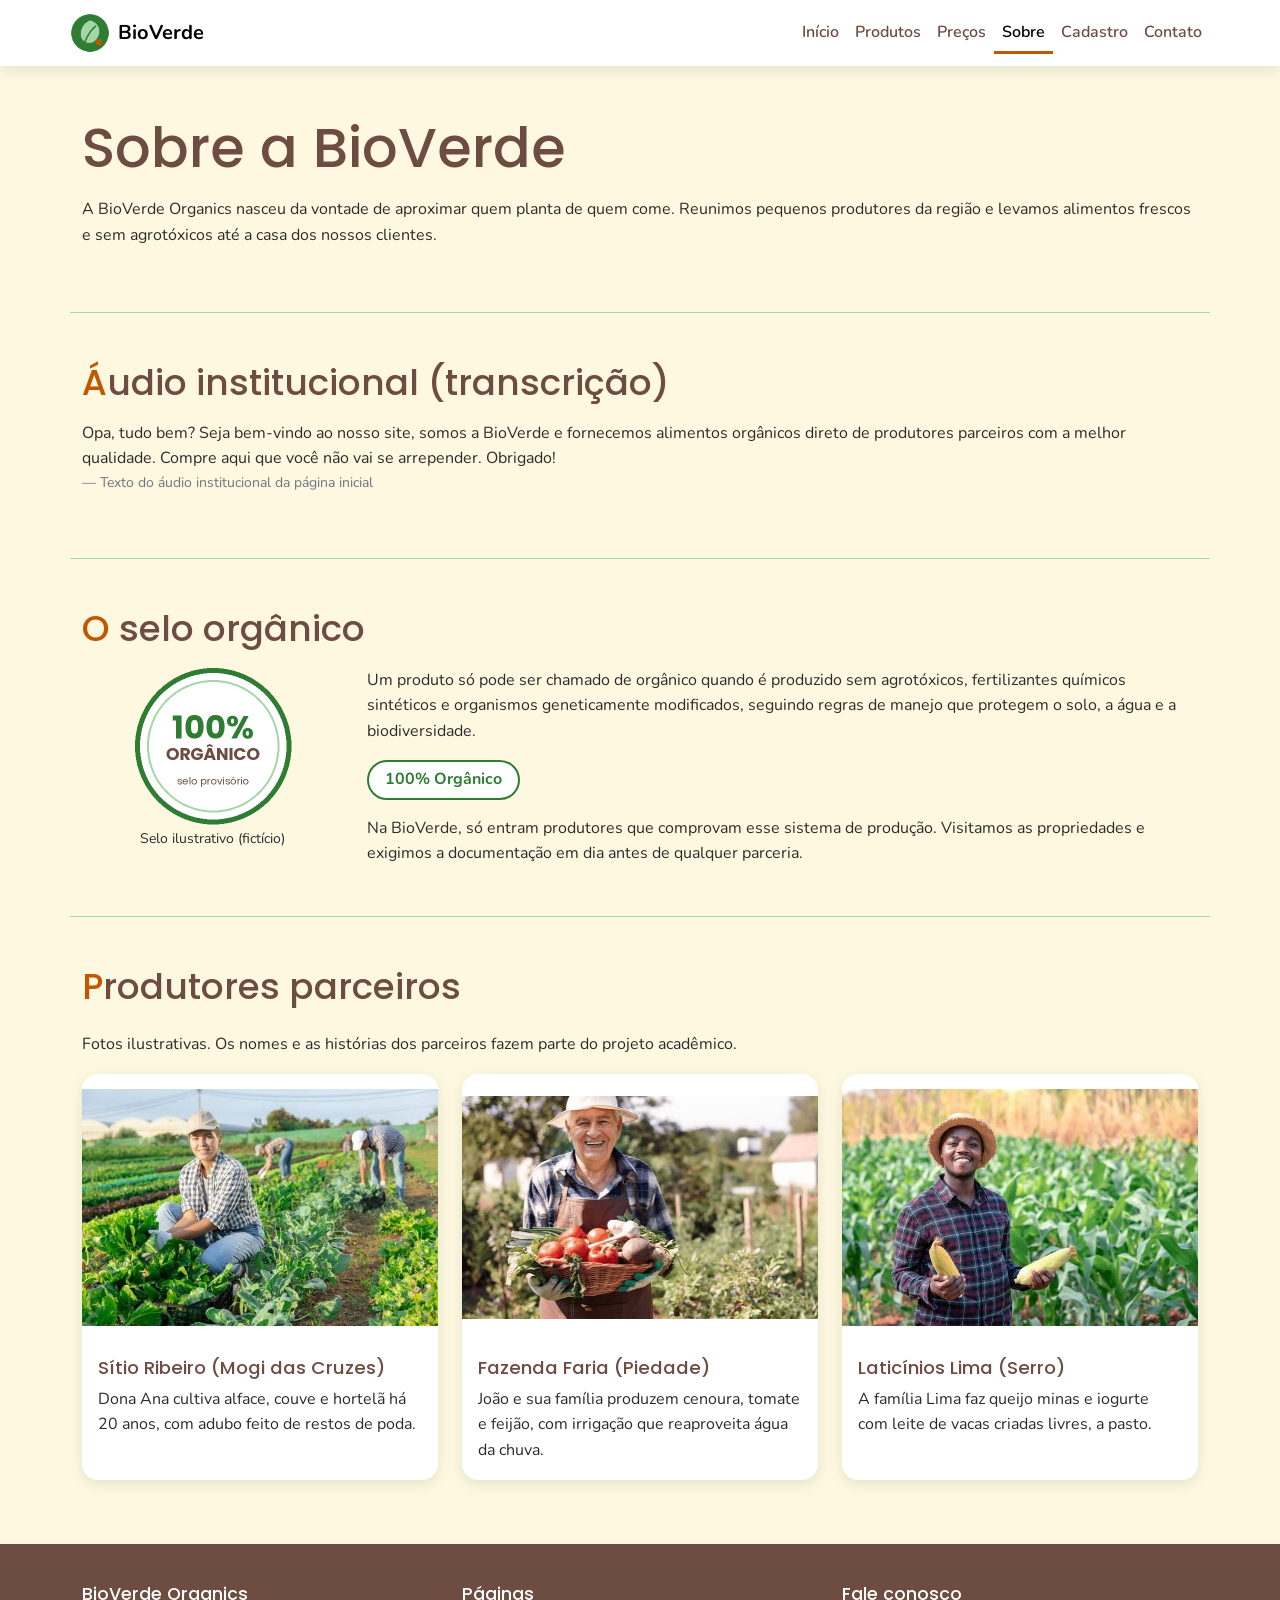
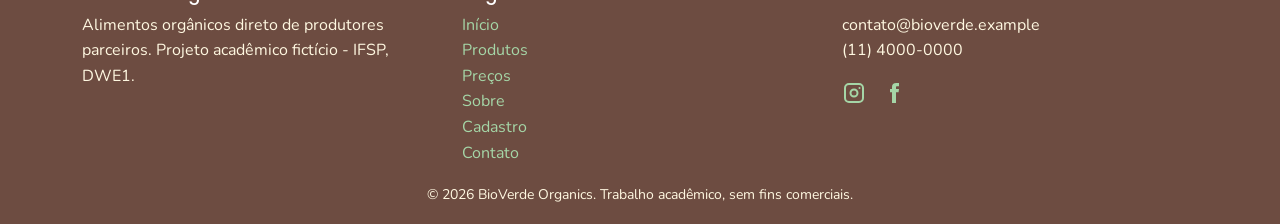
<file: sobre.html>
<!DOCTYPE html>
<!-- Sobre da BioVerde. -->
<html lang="pt-BR">
<head>
  <meta charset="UTF-8">
  <meta name="viewport" content="width=device-width, initial-scale=1">
  <meta name="description" content="Conheça a história, o selo orgânico e os produtores parceiros da BioVerde.">
  <title>BioVerde Organics | Sobre</title>
  <link href="vendor/bootstrap/bootstrap.min.css" rel="stylesheet">
  <link rel="stylesheet" href="css/styles.css">
</head>
<body>

  <header class="site-header">
    <nav class="navbar navbar-expand-lg container" aria-label="Navegação principal">
      <a class="navbar-brand d-flex align-items-center gap-2" href="index.html">
        <img src="img/logo.png" alt="Logotipo da BioVerde Organics" width="40" height="40">
        <strong>BioVerde</strong>
      </a>
      <button class="navbar-toggler" type="button" data-bs-toggle="collapse" data-bs-target="#menu" aria-controls="menu" aria-expanded="false" aria-label="Abrir menu">
        <span class="navbar-toggler-icon"></span>
      </button>
      <ul id="menu" class="navbar-nav collapse navbar-collapse justify-content-end">
        <li class="nav-item"><a class="nav-link" href="index.html">Início</a></li>
        <li class="nav-item"><a class="nav-link" href="produtos.html">Produtos</a></li>
        <li class="nav-item"><a class="nav-link" href="tabela-precos.html">Preços</a></li>
        <li class="nav-item"><a class="nav-link active" aria-current="page" href="sobre.html">Sobre</a></li>
        <li class="nav-item"><a class="nav-link" href="cadastro.html">Cadastro</a></li>
        <li class="nav-item"><a class="nav-link" href="contato.html">Contato</a></li>
      </ul>
    </nav>
  </header>

  <main>
    <section class="destaque container py-5">
      <h1 class="mb-3">Sobre a BioVerde</h1>
      <p>A BioVerde Organics nasceu da vontade de aproximar quem planta de quem come. Reunimos pequenos produtores da região e levamos alimentos frescos e sem agrotóxicos até a casa dos nossos clientes.</p>
    </section>

    <section class="destaque container py-5">
      <h2 class="mb-3">Áudio institucional (transcrição)</h2>
      <figure>
        <blockquote class="blockquote">
          <p>Opa, tudo bem? Seja bem-vindo ao nosso site, somos a BioVerde e fornecemos alimentos orgânicos direto de produtores parceiros com a melhor qualidade. Compre aqui que você não vai se arrepender. Obrigado!</p>
        </blockquote>
        <figcaption class="blockquote-footer">Texto do áudio institucional da página inicial</figcaption>
      </figure>
    </section>

    <section class="destaque container py-5">
      <h2 class="mb-3">O selo orgânico</h2>
      <section class="row g-4 align-items-center">
        <figure class="col-md-3 text-center">
          <img src="img/selo-organico.png" alt="Selo ilustrativo de produto orgânico com uma folha verde" width="160" height="160" loading="lazy">
          <figcaption><small>Selo ilustrativo (fictício)</small></figcaption>
        </figure>
        <article class="col-md-9">
          <p>Um produto só pode ser chamado de orgânico quando é produzido sem agrotóxicos, fertilizantes químicos sintéticos e organismos geneticamente modificados, seguindo regras de manejo que protegem o solo, a água e a biodiversidade.</p>
          <p class="selo-organico">100% Orgânico</p>
          <p class="mb-0">Na BioVerde, só entram produtores que comprovam esse sistema de produção. Visitamos as propriedades e exigimos a documentação em dia antes de qualquer parceria.</p>
        </article>
      </section>
    </section>

    <section class="destaque container py-5">
      <h2 class="mb-4">Produtores parceiros</h2>
      <p>Fotos ilustrativas. Os nomes e as histórias dos parceiros fazem parte do projeto acadêmico.</p>
      <ul class="row g-4 list-unstyled">
        <li class="col-md-4">
          <article class="card-produto">
            <img class="foto-inteira" src="img/produtor-ana.jpg" alt="Pessoa agachada entre canteiros de uma horta, com outras pessoas ao fundo" loading="lazy">
            <section class="p-3">
              <h3>Sítio Ribeiro (Mogi das Cruzes)</h3>
              <p class="mb-0">Dona Ana cultiva alface, couve e hortelã há 20 anos, com adubo feito de restos de poda.</p>
            </section>
          </article>
        </li>
        <li class="col-md-4">
          <article class="card-produto">
            <img class="foto-inteira" src="img/produtor-joao.jpg" alt="Pessoa de chapéu segurando uma cesta com legumes na horta" loading="lazy">
            <section class="p-3">
              <h3>Fazenda Faria (Piedade)</h3>
              <p class="mb-0">João e sua família produzem cenoura, tomate e feijão, com irrigação que reaproveita água da chuva.</p>
            </section>
          </article>
        </li>
        <li class="col-md-4">
          <article class="card-produto">
            <img class="foto-inteira" src="img/produtor-lima.jpg" alt="Pessoa de chapéu segurando duas espigas de milho diante de uma plantação" loading="lazy">
            <section class="p-3">
              <h3>Laticínios Lima (Serro)</h3>
              <p class="mb-0">A família Lima faz queijo minas e iogurte com leite de vacas criadas livres, a pasto.</p>
            </section>
          </article>
        </li>
      </ul>
    </section>
  </main>

  <footer class="site-footer">
    <section class="container">
      <section class="row g-4">
        <article class="col-md-4">
          <h2>BioVerde Organics</h2>
          <p>Alimentos orgânicos direto de produtores parceiros. Projeto acadêmico fictício - IFSP, DWE1.</p>
        </article>
        <nav class="col-md-4" aria-label="Links do rodapé">
          <h2>Páginas</h2>
          <ul class="list-unstyled">
            <li><a href="index.html">Início</a></li>
            <li><a href="produtos.html">Produtos</a></li>
            <li><a href="tabela-precos.html">Preços</a></li>
            <li><a href="sobre.html">Sobre</a></li>
            <li><a href="cadastro.html">Cadastro</a></li>
            <li><a href="contato.html">Contato</a></li>
          </ul>
        </nav>
        <address class="col-md-4">
          <h2>Fale conosco</h2>
          <p>contato@bioverde.example<br>(11) 4000-0000</p>
          <ul class="list-unstyled d-flex gap-3">
            <li>
              <a href="#" aria-label="Instagram da BioVerde">
                <svg viewBox="0 0 24 24" aria-hidden="true"><path d="M7 2h10a5 5 0 0 1 5 5v10a5 5 0 0 1-5 5H7a5 5 0 0 1-5-5V7a5 5 0 0 1 5-5zm0 2a3 3 0 0 0-3 3v10a3 3 0 0 0 3 3h10a3 3 0 0 0 3-3V7a3 3 0 0 0-3-3H7zm5 3.5A4.5 4.5 0 1 1 7.5 12 4.5 4.5 0 0 1 12 7.5zm0 2A2.5 2.5 0 1 0 14.5 12 2.5 2.5 0 0 0 12 9.5zM17.5 6a1 1 0 1 1-1 1 1 1 0 0 1 1-1z"/></svg>
              </a>
            </li>
            <li>
              <a href="#" aria-label="Facebook da BioVerde">
                <svg viewBox="0 0 24 24" aria-hidden="true"><path d="M14 8V6.5c0-.8.2-1.2 1.3-1.2H17V2h-2.7C11.4 2 10 3.6 10 6v2H8v3.3h2V22h4v-10.7h2.6L17 8h-3z"/></svg>
              </a>
            </li>
          </ul>
        </address>
      </section>
      <p class="text-center mb-0"><small>&copy; 2026 BioVerde Organics. Trabalho acadêmico, sem fins comerciais.</small></p>
    </section>
  </footer>

  <button id="btn-topo" type="button" aria-label="Voltar ao topo">&uarr;</button>

  <script src="vendor/bootstrap/bootstrap.bundle.min.js"></script>
  <script src="js/scripts.js" defer></script>
</body>
</html>
</file>
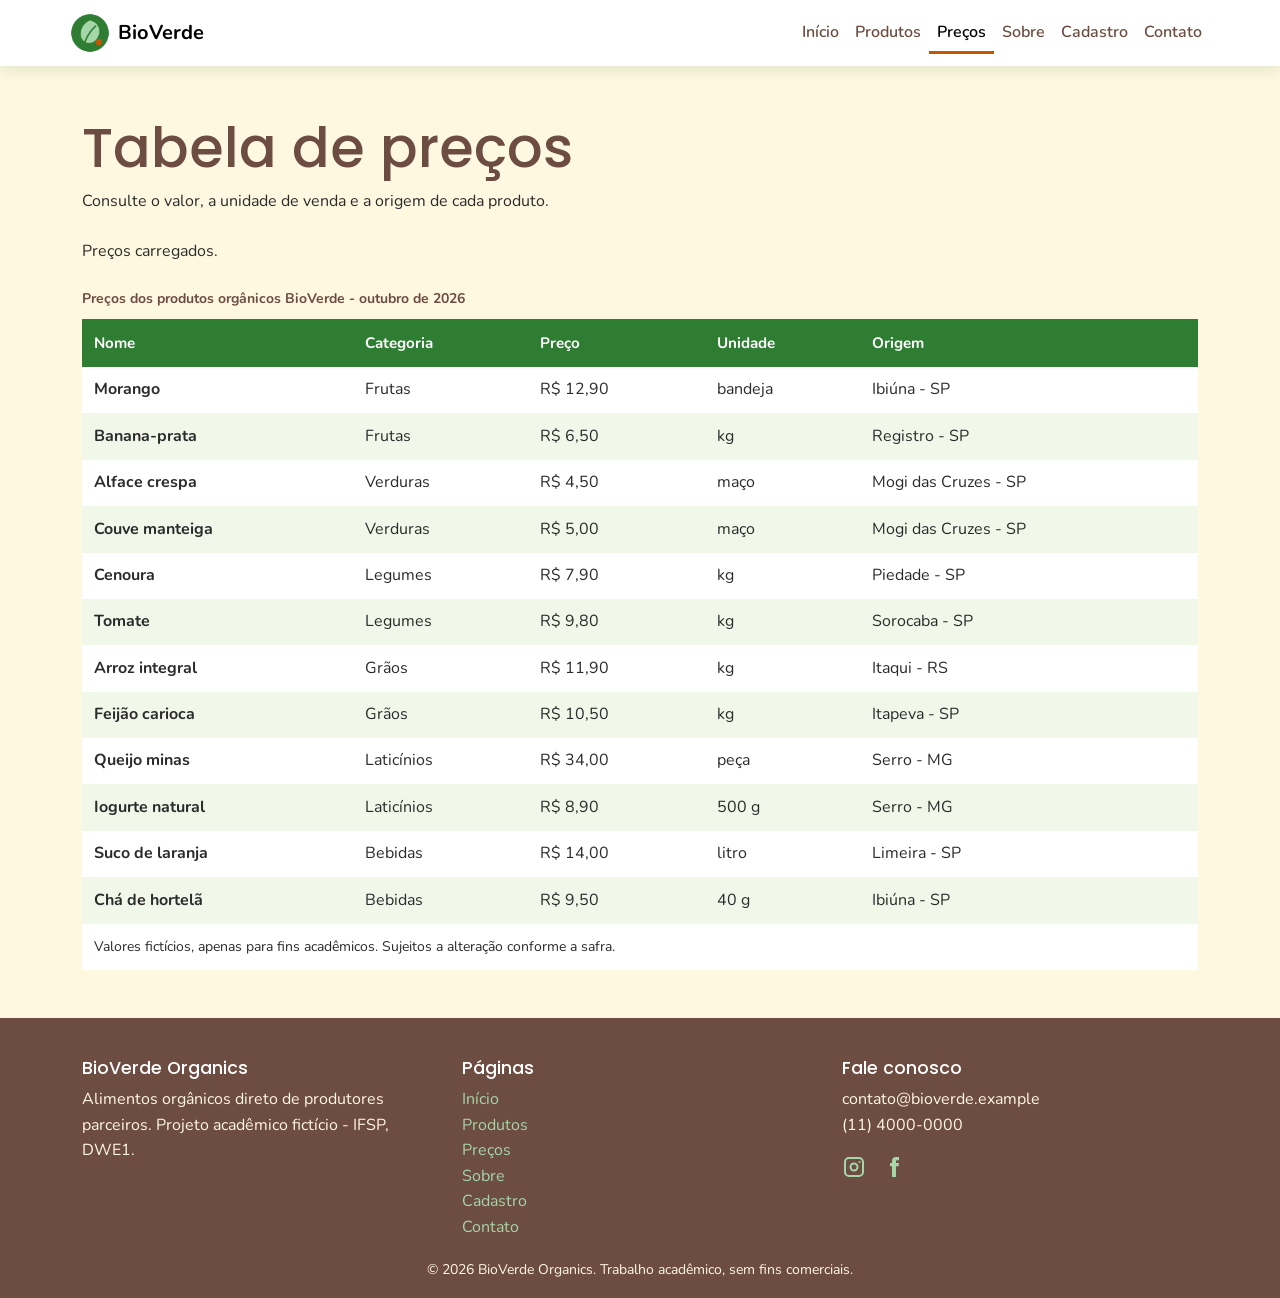
<file: tabela-precos.html>
<!DOCTYPE html>
<!-- Tabela precos da BioVerde. -->
<html lang="pt-BR">
<head>
  <meta charset="UTF-8">
  <meta name="viewport" content="width=device-width, initial-scale=1">
  <meta name="description" content="Tabela de preços dos produtos orgânicos da BioVerde.">
  <title>BioVerde Organics | Preços</title>
  <link href="vendor/bootstrap/bootstrap.min.css" rel="stylesheet">
  <link rel="stylesheet" href="css/styles.css">
</head>
<body>

  <header class="site-header">
    <nav class="navbar navbar-expand-lg container" aria-label="Navegação principal">
      <a class="navbar-brand d-flex align-items-center gap-2" href="index.html">
        <img src="img/logo.png" alt="Logotipo da BioVerde Organics" width="40" height="40">
        <strong>BioVerde</strong>
      </a>
      <button class="navbar-toggler" type="button" data-bs-toggle="collapse" data-bs-target="#menu" aria-controls="menu" aria-expanded="false" aria-label="Abrir menu">
        <span class="navbar-toggler-icon"></span>
      </button>
      <ul id="menu" class="navbar-nav collapse navbar-collapse justify-content-end">
        <li class="nav-item"><a class="nav-link" href="index.html">Início</a></li>
        <li class="nav-item"><a class="nav-link" href="produtos.html">Produtos</a></li>
        <li class="nav-item"><a class="nav-link active" aria-current="page" href="tabela-precos.html">Preços</a></li>
        <li class="nav-item"><a class="nav-link" href="sobre.html">Sobre</a></li>
        <li class="nav-item"><a class="nav-link" href="cadastro.html">Cadastro</a></li>
        <li class="nav-item"><a class="nav-link" href="contato.html">Contato</a></li>
      </ul>
    </nav>
  </header>

  <main>
    <section class="destaque container py-5">
      <h1 class="mb-2">Tabela de preços</h1>
      <p class="mb-4">Consulte o valor, a unidade de venda e a origem de cada produto.</p>

      <p id="status-tabela" role="status" aria-live="polite">Preços de referência de outubro de 2026.</p>
      <section class="tabela-wrap">
        <table class="tabela-precos">
          <caption>Preços dos produtos orgânicos BioVerde - outubro de 2026</caption>
          <thead>
            <tr>
              <th scope="col">Nome</th>
              <th scope="col">Categoria</th>
              <th scope="col">Preço</th>
              <th scope="col">Unidade</th>
              <th scope="col">Origem</th>
            </tr>
          </thead>
          <!-- Preços de reserva; o JavaScript atualiza esta tabela pelo JSON. -->
          <tbody id="tabela-produtos">
            <tr><th scope="row">Morango</th><td>Frutas</td><td>R$ 12,90</td><td>bandeja</td><td>Ibiúna - SP</td></tr>
            <tr><th scope="row">Banana-prata</th><td>Frutas</td><td>R$ 6,50</td><td>kg</td><td>Registro - SP</td></tr>
            <tr><th scope="row">Alface crespa</th><td>Verduras</td><td>R$ 4,50</td><td>maço</td><td>Mogi das Cruzes - SP</td></tr>
            <tr><th scope="row">Couve manteiga</th><td>Verduras</td><td>R$ 5,00</td><td>maço</td><td>Mogi das Cruzes - SP</td></tr>
            <tr><th scope="row">Cenoura</th><td>Legumes</td><td>R$ 7,90</td><td>kg</td><td>Piedade - SP</td></tr>
            <tr><th scope="row">Tomate</th><td>Legumes</td><td>R$ 9,80</td><td>kg</td><td>Sorocaba - SP</td></tr>
            <tr><th scope="row">Arroz integral</th><td>Grãos</td><td>R$ 11,90</td><td>kg</td><td>Itaqui - RS</td></tr>
            <tr><th scope="row">Feijão carioca</th><td>Grãos</td><td>R$ 10,50</td><td>kg</td><td>Itapeva - SP</td></tr>
            <tr><th scope="row">Queijo minas</th><td>Laticínios</td><td>R$ 34,00</td><td>peça</td><td>Serro - MG</td></tr>
            <tr><th scope="row">Iogurte natural</th><td>Laticínios</td><td>R$ 8,90</td><td>500 g</td><td>Serro - MG</td></tr>
            <tr><th scope="row">Suco de laranja</th><td>Bebidas</td><td>R$ 14,00</td><td>litro</td><td>Limeira - SP</td></tr>
            <tr><th scope="row">Chá de hortelã</th><td>Bebidas</td><td>R$ 9,50</td><td>40 g</td><td>Ibiúna - SP</td></tr>
          </tbody>
          <tfoot>
            <tr>
              <td colspan="5"><small>Valores fictícios, apenas para fins acadêmicos. Sujeitos a alteração conforme a safra.</small></td>
            </tr>
          </tfoot>
        </table>
      </section>
    </section>
  </main>

  <footer class="site-footer">
    <section class="container">
      <section class="row g-4">
        <article class="col-md-4">
          <h2>BioVerde Organics</h2>
          <p>Alimentos orgânicos direto de produtores parceiros. Projeto acadêmico fictício - IFSP, DWE1.</p>
        </article>
        <nav class="col-md-4" aria-label="Links do rodapé">
          <h2>Páginas</h2>
          <ul class="list-unstyled">
            <li><a href="index.html">Início</a></li>
            <li><a href="produtos.html">Produtos</a></li>
            <li><a href="tabela-precos.html">Preços</a></li>
            <li><a href="sobre.html">Sobre</a></li>
            <li><a href="cadastro.html">Cadastro</a></li>
            <li><a href="contato.html">Contato</a></li>
          </ul>
        </nav>
        <address class="col-md-4">
          <h2>Fale conosco</h2>
          <p>contato@bioverde.example<br>(11) 4000-0000</p>
          <ul class="list-unstyled d-flex gap-3">
            <li>
              <a href="#" aria-label="Instagram da BioVerde">
                <svg viewBox="0 0 24 24" aria-hidden="true"><path d="M7 2h10a5 5 0 0 1 5 5v10a5 5 0 0 1-5 5H7a5 5 0 0 1-5-5V7a5 5 0 0 1 5-5zm0 2a3 3 0 0 0-3 3v10a3 3 0 0 0 3 3h10a3 3 0 0 0 3-3V7a3 3 0 0 0-3-3H7zm5 3.5A4.5 4.5 0 1 1 7.5 12 4.5 4.5 0 0 1 12 7.5zm0 2A2.5 2.5 0 1 0 14.5 12 2.5 2.5 0 0 0 12 9.5zM17.5 6a1 1 0 1 1-1 1 1 1 0 0 1 1-1z"/></svg>
              </a>
            </li>
            <li>
              <a href="#" aria-label="Facebook da BioVerde">
                <svg viewBox="0 0 24 24" aria-hidden="true"><path d="M14 8V6.5c0-.8.2-1.2 1.3-1.2H17V2h-2.7C11.4 2 10 3.6 10 6v2H8v3.3h2V22h4v-10.7h2.6L17 8h-3z"/></svg>
              </a>
            </li>
          </ul>
        </address>
      </section>
      <p class="text-center mb-0"><small>&copy; 2026 BioVerde Organics. Trabalho acadêmico, sem fins comerciais.</small></p>
    </section>
  </footer>

  <button id="btn-topo" type="button" aria-label="Voltar ao topo">&uarr;</button>

  <script src="vendor/bootstrap/bootstrap.bundle.min.js"></script>
  <script src="js/scripts.js" defer></script>
</body>
</html>
</file>
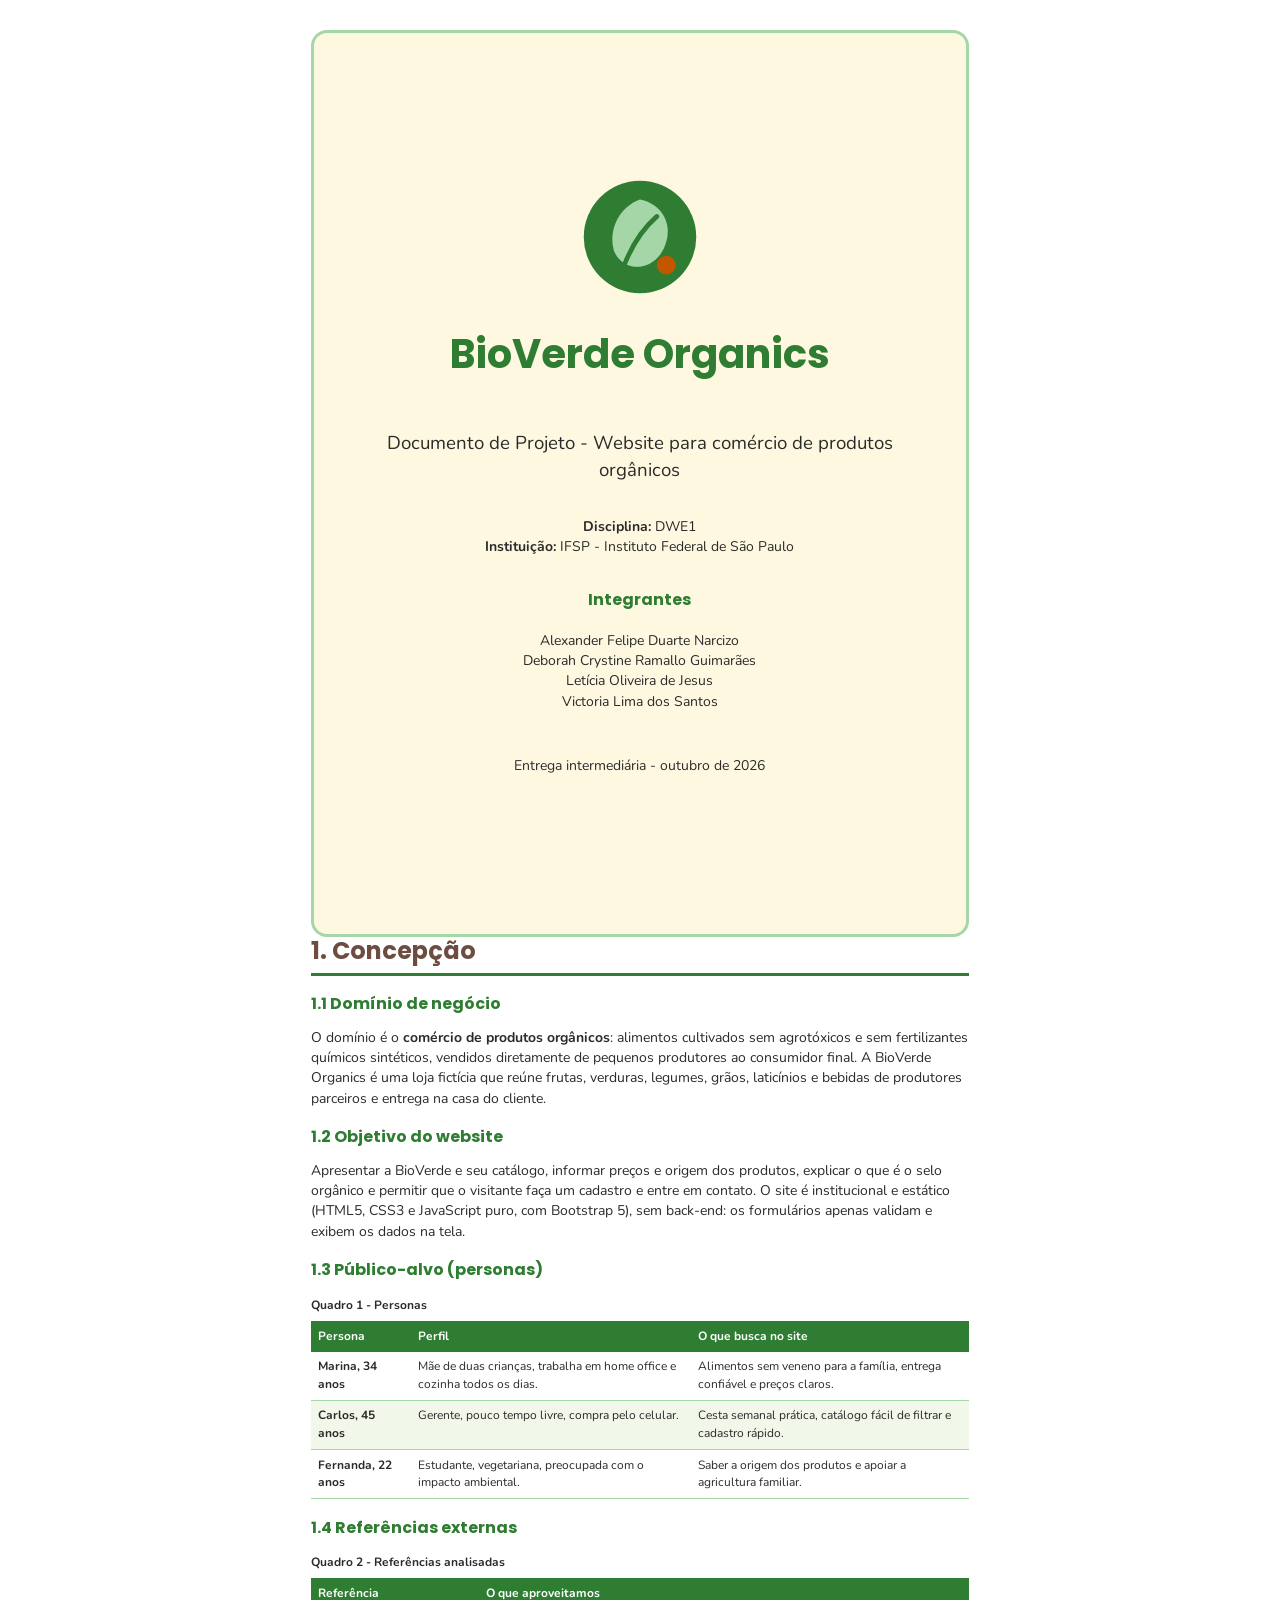
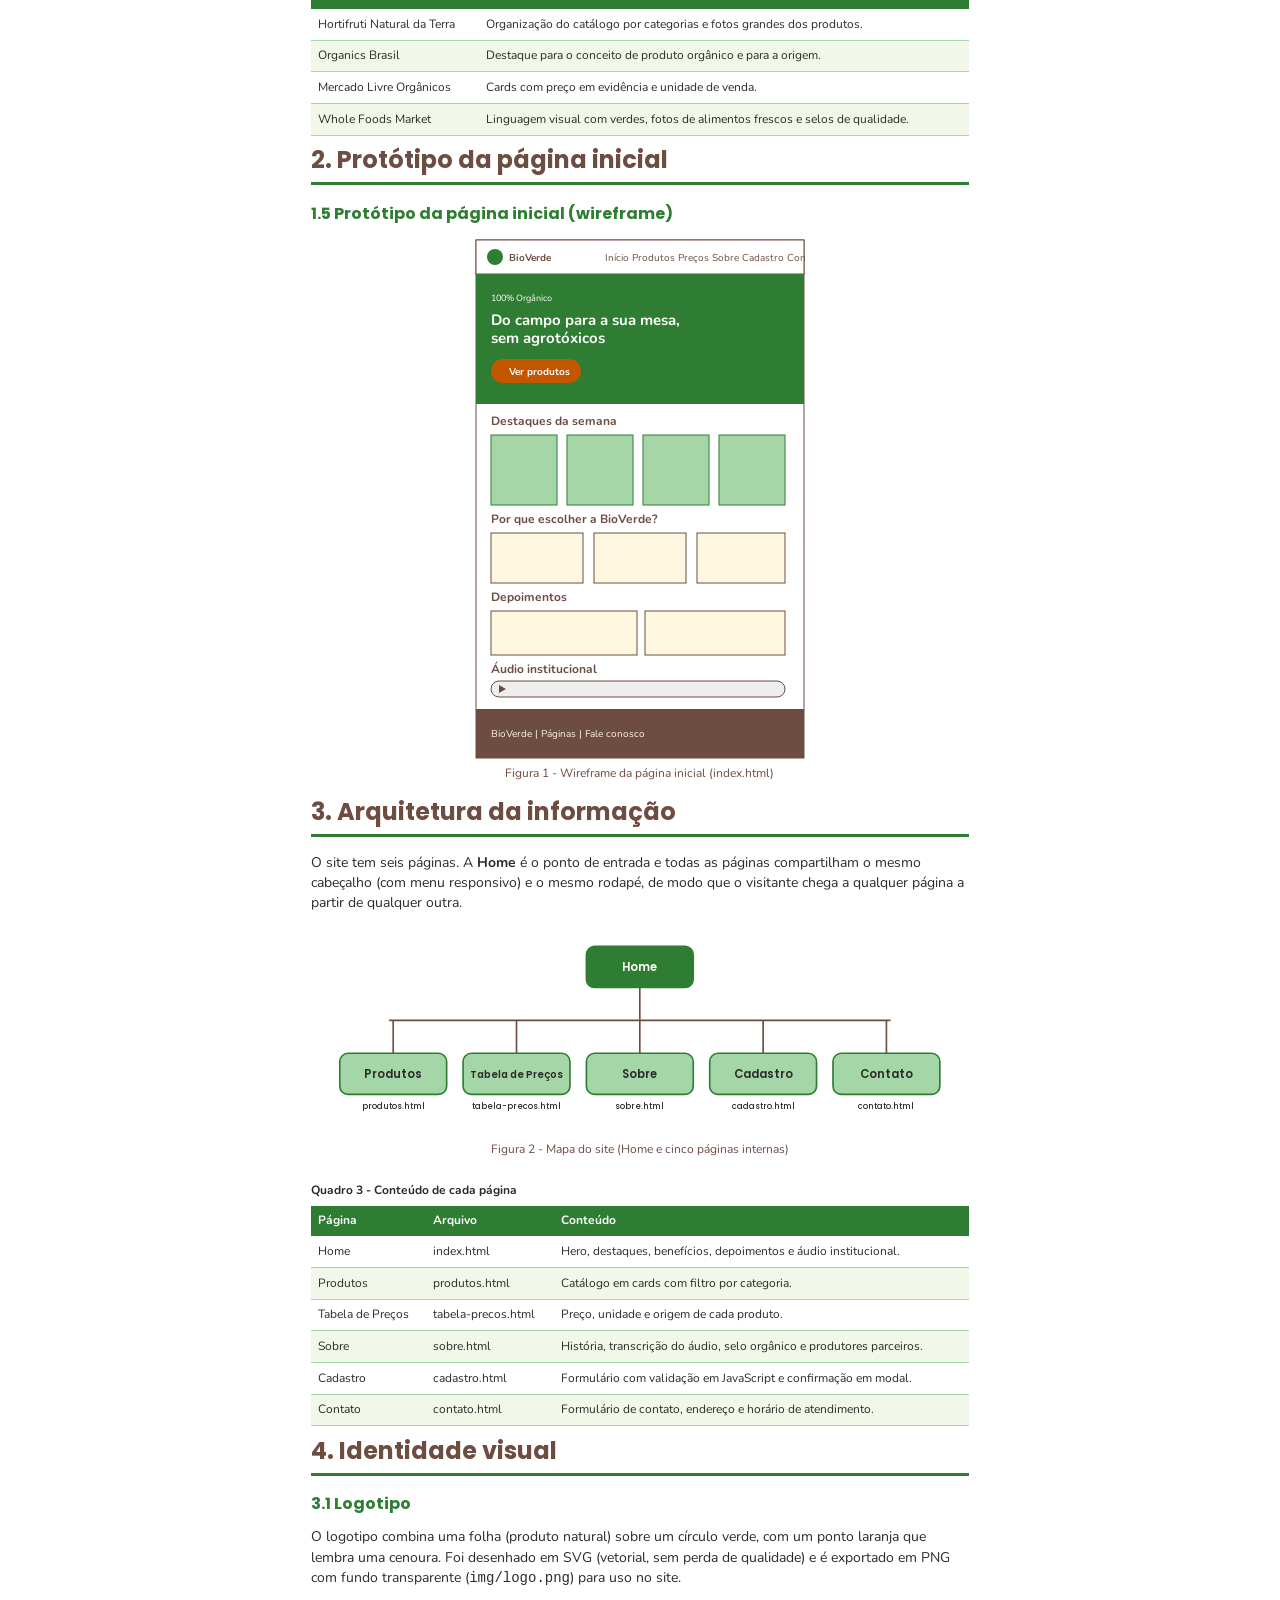
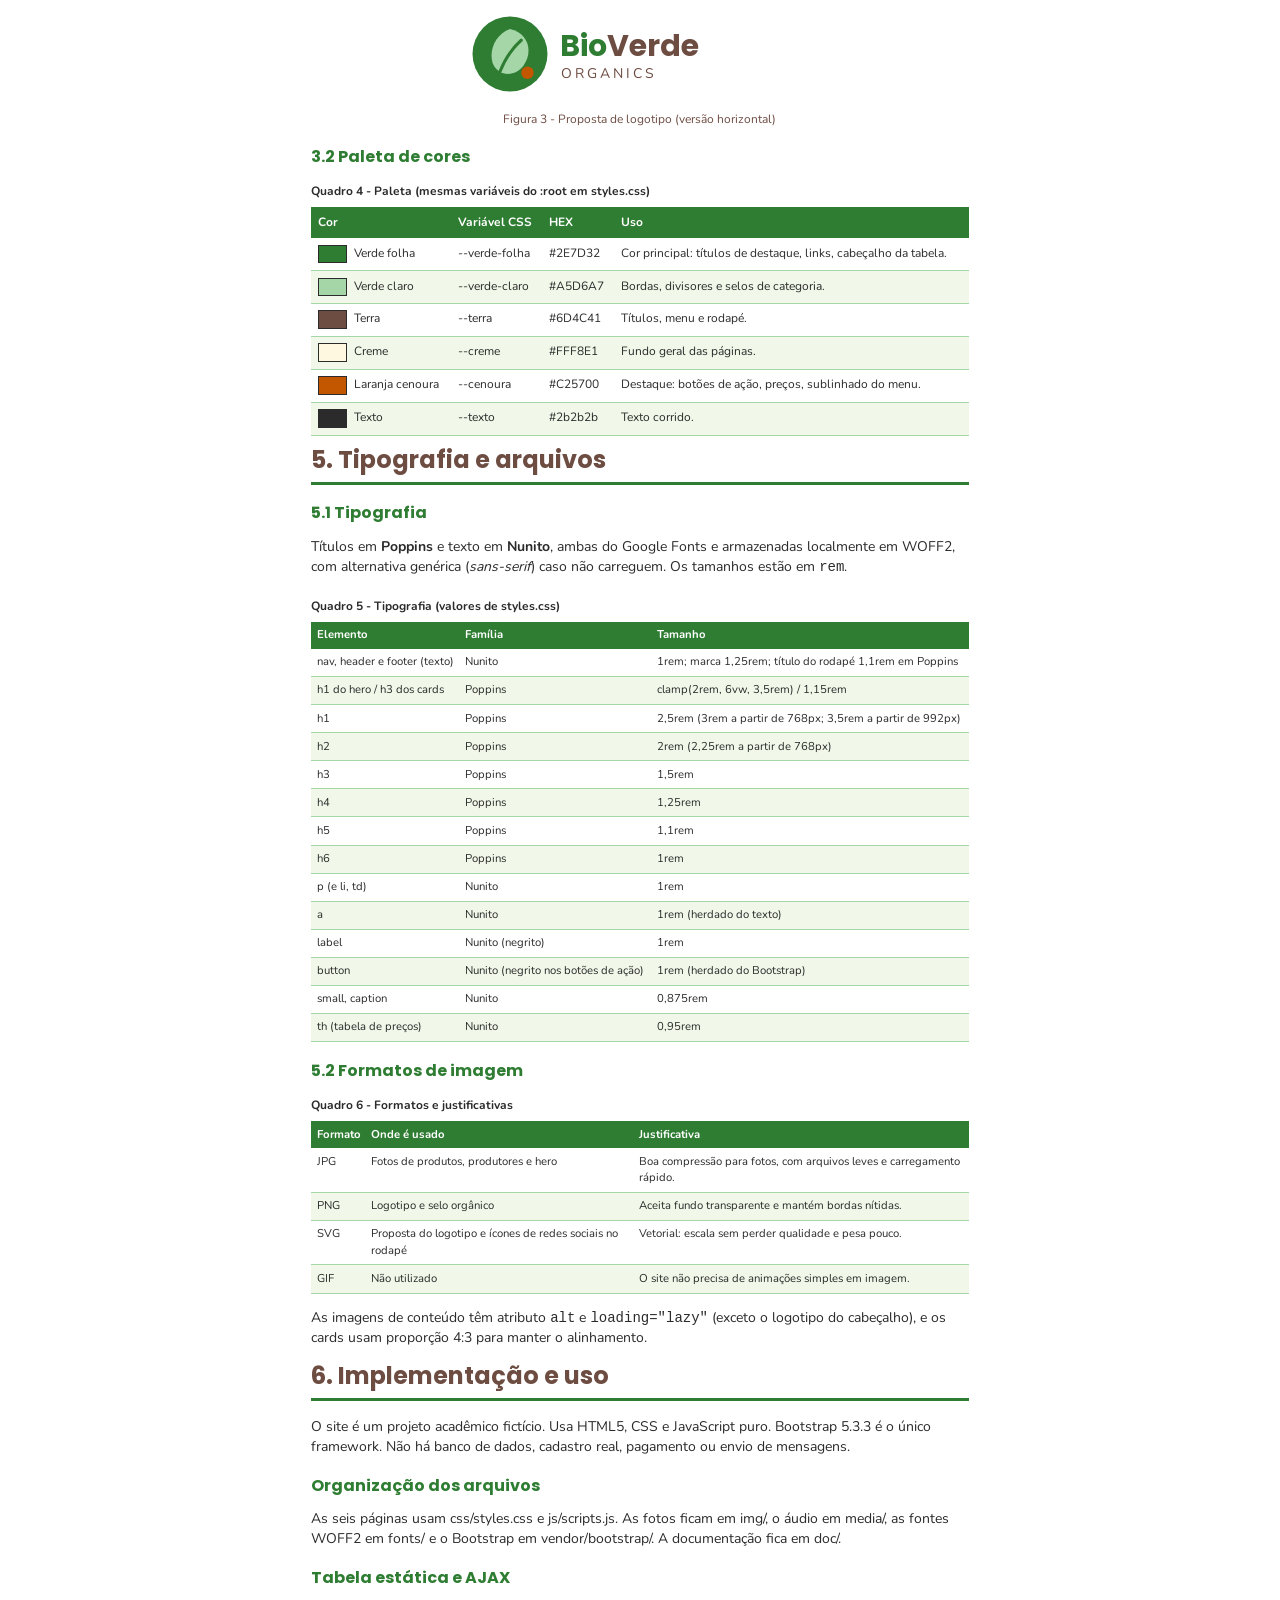
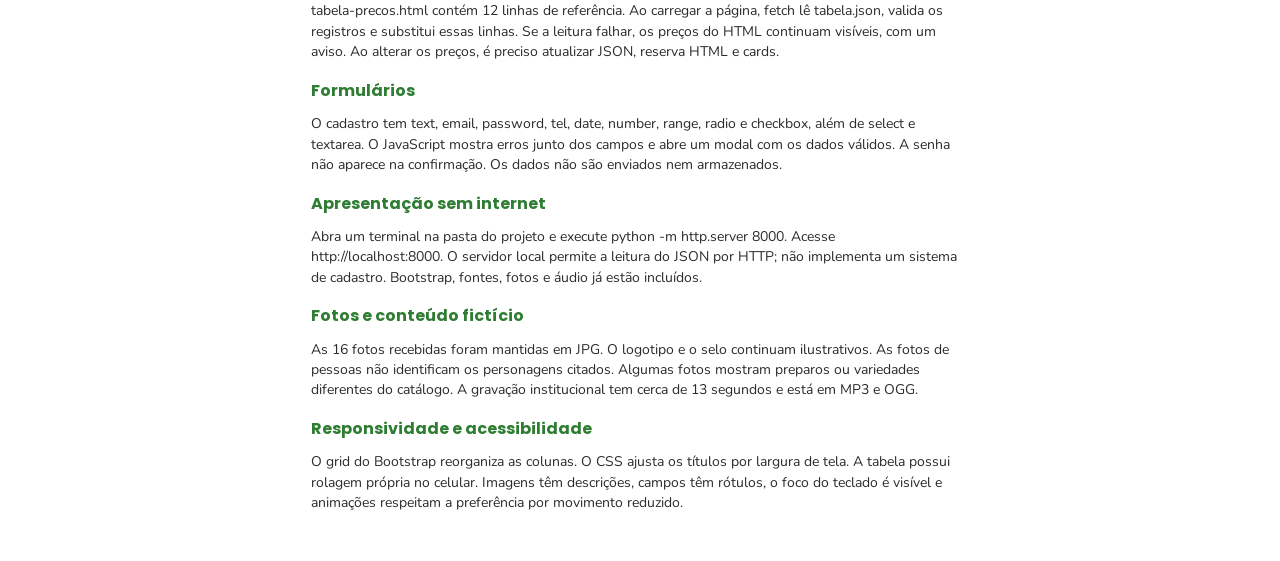
<file: doc/projeto.html>
<!DOCTYPE html>
<html lang="pt-BR">
<head>
<meta charset="UTF-8">
<meta name="viewport" content="width=device-width, initial-scale=1">
<title>BioVerde Organics | Documento de Projeto</title>
<link rel="stylesheet" href="../css/styles.css"></head>
<body class="documento">
<main>

<!-- 1. CAPA -->
<section class="capa">
  <svg width="120" height="120" viewbox="0 0 64 64" role="img" aria-label="Logotipo BioVerde Organics"><circle cx="32" cy="32" r="30" fill="#2E7D32"></circle><path d="M32 12c14 3 19 17 11 29-7 10-21 9-25-2-3-11 3-23 14-27z" fill="#A5D6A7"></path><path d="M24 46c4-10 9-18 17-25" stroke="#2E7D32" stroke-width="2.5" fill="none" stroke-linecap="round"></path><circle cx="46" cy="47" r="5" fill="#C25700"></circle></svg>
  <h1>BioVerde Organics</h1>
  <p class="sub">Documento de Projeto - Website para comércio de produtos orgânicos</p>
  <p><strong>Disciplina:</strong> DWE1<br><strong>Instituição:</strong> IFSP - Instituto Federal de São Paulo</p>
  <h3>Integrantes</h3>
  <ol>
    <li>Alexander Felipe Duarte Narcizo</li>
    <li>Deborah Crystine Ramallo Guimarães</li>
    <li>Letícia Oliveira de Jesus</li>
    <li>Victoria Lima dos Santos</li>
  </ol>
  <p class="data-projeto">Entrega intermediária - outubro de 2026</p>
</section>

<!-- 2. CONCEPÇÃO -->
<section class="pagina">
  <h2>1. Concepção</h2>

  <h3>1.1 Domínio de negócio</h3>
  <p>O domínio é o <strong>comércio de produtos orgânicos</strong>: alimentos cultivados sem agrotóxicos e sem fertilizantes químicos sintéticos, vendidos diretamente de pequenos produtores ao consumidor final. A BioVerde Organics é uma loja fictícia que reúne frutas, verduras, legumes, grãos, laticínios e bebidas de produtores parceiros e entrega na casa do cliente.</p>

  <h3>1.2 Objetivo do website</h3>
  <p>Apresentar a BioVerde e seu catálogo, informar preços e origem dos produtos, explicar o que é o selo orgânico e permitir que o visitante faça um cadastro e entre em contato. O site é institucional e estático (HTML5, CSS3 e JavaScript puro, com Bootstrap 5), sem back-end: os formulários apenas validam e exibem os dados na tela.</p>

  <h3>1.3 Público-alvo (personas)</h3>
  <table>
    <caption>Quadro 1 - Personas</caption>
    <thead><tr><th>Persona</th><th>Perfil</th><th>O que busca no site</th></tr></thead>
    <tbody>
      <tr><td><strong>Marina, 34 anos</strong></td><td>Mãe de duas crianças, trabalha em home office e cozinha todos os dias.</td><td>Alimentos sem veneno para a família, entrega confiável e preços claros.</td></tr>
      <tr><td><strong>Carlos, 45 anos</strong></td><td>Gerente, pouco tempo livre, compra pelo celular.</td><td>Cesta semanal prática, catálogo fácil de filtrar e cadastro rápido.</td></tr>
      <tr><td><strong>Fernanda, 22 anos</strong></td><td>Estudante, vegetariana, preocupada com o impacto ambiental.</td><td>Saber a origem dos produtos e apoiar a agricultura familiar.</td></tr>
    </tbody>
  </table>

  <h3>1.4 Referências externas</h3>
  <table>
    <caption>Quadro 2 - Referências analisadas</caption>
    <thead><tr><th>Referência</th><th>O que aproveitamos</th></tr></thead>
    <tbody>
      <tr><td>Hortifruti Natural da Terra</td><td>Organização do catálogo por categorias e fotos grandes dos produtos.</td></tr>
      <tr><td>Organics Brasil</td><td>Destaque para o conceito de produto orgânico e para a origem.</td></tr>
      <tr><td>Mercado Livre Orgânicos</td><td>Cards com preço em evidência e unidade de venda.</td></tr>
      <tr><td>Whole Foods Market</td><td>Linguagem visual com verdes, fotos de alimentos frescos e selos de qualidade.</td></tr>
    </tbody>
  </table>

  </section>

<section class="pagina"><h2>2. Protótipo da página inicial</h2><h3>1.5 Protótipo da página inicial (wireframe)</h3>
  <figure>
    <svg width="330" height="520" viewbox="0 0 330 520" font-family="Nunito, sans-serif" font-size="10" role="img" aria-label="Wireframe da página inicial: cabeçalho, hero, destaques, benefícios, depoimentos, áudio e rodapé">
      <rect x="1" y="1" width="328" height="518" fill="#fff" stroke="#6D4C41"></rect>
      <rect x="1" y="1" width="328" height="34" fill="#fff" stroke="#6D4C41"></rect>
      <circle cx="20" cy="18" r="8" fill="#2E7D32"></circle><text x="34" y="22" font-weight="700" fill="#6D4C41">BioVerde</text>
      <text x="130" y="22" fill="#6D4C41">Início  Produtos  Preços  Sobre  Cadastro  Contato</text>
      <rect x="1" y="35" width="328" height="130" fill="#2E7D32"></rect>
      <text x="16" y="62" fill="#fff" font-size="9">100% Orgânico</text>
      <text x="16" y="86" fill="#fff" font-size="15" font-weight="700">Do campo para a sua mesa,</text>
      <text x="16" y="104" fill="#fff" font-size="15" font-weight="700">sem agrotóxicos</text>
      <rect x="16" y="120" width="90" height="24" rx="12" fill="#C25700"></rect><text x="34" y="136" fill="#fff" font-weight="700">Ver produtos</text>
      <text x="16" y="186" font-weight="700" fill="#6D4C41" font-size="12">Destaques da semana</text>
      <rect x="16" y="196" width="66" height="70" fill="#A5D6A7" stroke="#2E7D32"></rect><rect x="92" y="196" width="66" height="70" fill="#A5D6A7" stroke="#2E7D32"></rect><rect x="168" y="196" width="66" height="70" fill="#A5D6A7" stroke="#2E7D32"></rect><rect x="244" y="196" width="66" height="70" fill="#A5D6A7" stroke="#2E7D32"></rect>
      <text x="16" y="284" font-weight="700" fill="#6D4C41" font-size="12">Por que escolher a BioVerde?</text>
      <rect x="16" y="294" width="92" height="50" fill="#FFF8E1" stroke="#6D4C41"></rect><rect x="119" y="294" width="92" height="50" fill="#FFF8E1" stroke="#6D4C41"></rect><rect x="222" y="294" width="88" height="50" fill="#FFF8E1" stroke="#6D4C41"></rect>
      <text x="16" y="362" font-weight="700" fill="#6D4C41" font-size="12">Depoimentos</text>
      <rect x="16" y="372" width="146" height="44" fill="#FFF8E1" stroke="#6D4C41"></rect><rect x="170" y="372" width="140" height="44" fill="#FFF8E1" stroke="#6D4C41"></rect>
      <text x="16" y="434" font-weight="700" fill="#6D4C41" font-size="12">Áudio institucional</text>
      <rect x="16" y="442" width="294" height="16" rx="8" fill="#eee" stroke="#6D4C41"></rect><polygon points="24,446 24,454 31,450" fill="#6D4C41"></polygon>
      <rect x="1" y="470" width="328" height="49" fill="#6D4C41"></rect>
      <text x="16" y="498" fill="#FFF8E1">BioVerde  |  Páginas  |  Fale conosco</text>
    </svg>
    <figcaption>Figura 1 - Wireframe da página inicial (index.html)</figcaption>
  </figure>
</section><!-- 3. ARQUITETURA DA INFORMAÇÃO -->
<section class="pagina">
  <h2>3. Arquitetura da informação</h2>
  <p>O site tem seis páginas. A <strong>Home</strong> é o ponto de entrada e todas as páginas compartilham o mesmo cabeçalho (com menu responsivo) e o mesmo rodapé, de modo que o visitante chega a qualquer página a partir de qualquer outra.</p>
  <figure>
    <svg width="100%" viewbox="0 0 800 250" font-family="Poppins, sans-serif" font-size="14" font-weight="600" role="img" aria-label="Diagrama das páginas: Home no topo, ligada a Produtos, Tabela de Preços, Sobre, Cadastro e Contato">
      <g stroke="#6D4C41" stroke-width="2" fill="none">
        <path d="M400 70 V110 M95 110 H705 M100 110 V150 M250 110 V150 M400 110 V150 M550 110 V150 M700 110 V150"></path>
      </g>
      <g stroke="#2E7D32" stroke-width="2" fill="#A5D6A7">
        <rect x="335" y="20" width="130" height="50" rx="10" fill="#2E7D32"></rect>
        <rect x="35" y="150" width="130" height="50" rx="10"></rect><rect x="185" y="150" width="130" height="50" rx="10"></rect><rect x="335" y="150" width="130" height="50" rx="10"></rect><rect x="485" y="150" width="130" height="50" rx="10"></rect><rect x="635" y="150" width="130" height="50" rx="10"></rect>
      </g>
      <g text-anchor="middle" fill="#2b2b2b">
        <text x="400" y="50" fill="#fff">Home</text>
        <text x="100" y="180">Produtos</text><text x="250" y="180" font-size="12">Tabela de Preços</text><text x="400" y="180">Sobre</text><text x="550" y="180">Cadastro</text><text x="700" y="180">Contato</text>
        <text x="100" y="218" font-size="10" font-weight="400">produtos.html</text><text x="250" y="218" font-size="10" font-weight="400">tabela-precos.html</text><text x="400" y="218" font-size="10" font-weight="400">sobre.html</text><text x="550" y="218" font-size="10" font-weight="400">cadastro.html</text><text x="700" y="218" font-size="10" font-weight="400">contato.html</text>
      </g>
    </svg>
    <figcaption>Figura 2 - Mapa do site (Home e cinco páginas internas)</figcaption>
  </figure>
  <table>
    <caption>Quadro 3 - Conteúdo de cada página</caption>
    <thead><tr><th>Página</th><th>Arquivo</th><th>Conteúdo</th></tr></thead>
    <tbody>
      <tr><td>Home</td><td>index.html</td><td>Hero, destaques, benefícios, depoimentos e áudio institucional.</td></tr>
      <tr><td>Produtos</td><td>produtos.html</td><td>Catálogo em cards com filtro por categoria.</td></tr>
      <tr><td>Tabela de Preços</td><td>tabela-precos.html</td><td>Preço, unidade e origem de cada produto.</td></tr>
      <tr><td>Sobre</td><td>sobre.html</td><td>História, transcrição do áudio, selo orgânico e produtores parceiros.</td></tr>
      <tr><td>Cadastro</td><td>cadastro.html</td><td>Formulário com validação em JavaScript e confirmação em modal.</td></tr>
      <tr><td>Contato</td><td>contato.html</td><td>Formulário de contato, endereço e horário de atendimento.</td></tr>
    </tbody>
  </table>
</section>

<!-- 4. IDENTIDADE VISUAL -->
<section class="pagina">
  <h2>4. Identidade visual</h2>

  <h3>3.1 Logotipo</h3>
  <p>O logotipo combina uma folha (produto natural) sobre um círculo verde, com um ponto laranja que lembra uma cenoura. Foi desenhado em SVG (vetorial, sem perda de qualidade) e é exportado em PNG com fundo transparente (<code>img/logo.png</code>) para uso no site.</p>
  <figure>
    <svg width="360" height="100" viewbox="0 0 360 100" role="img" aria-label="Logotipo BioVerde Organics, versão horizontal">
      <g transform="translate(10 10) scale(1.25)"><circle cx="32" cy="32" r="30" fill="#2E7D32"></circle><path d="M32 12c14 3 19 17 11 29-7 10-21 9-25-2-3-11 3-23 14-27z" fill="#A5D6A7"></path><path d="M24 46c4-10 9-18 17-25" stroke="#2E7D32" stroke-width="2.5" fill="none" stroke-linecap="round"></path><circle cx="46" cy="47" r="5" fill="#C25700"></circle></g>
      <text x="100" y="52" font-family="Poppins, sans-serif" font-weight="700" font-size="30" fill="#2E7D32">Bio<tspan fill="#6D4C41">Verde</tspan></text>
      <text x="101" y="74" font-family="Nunito, sans-serif" font-size="14" fill="#6D4C41" letter-spacing="3">ORGANICS</text>
    </svg>
    <figcaption>Figura 3 - Proposta de logotipo (versão horizontal)</figcaption>
  </figure>

  <h3>3.2 Paleta de cores</h3>
  <table>
    <caption>Quadro 4 - Paleta (mesmas variáveis do :root em styles.css)</caption>
    <thead><tr><th>Cor</th><th>Variável CSS</th><th>HEX</th><th>Uso</th></tr></thead>
    <tbody>
      <tr><td><span class="amostra cor-2e7d32"></span>Verde folha</td><td>--verde-folha</td><td>#2E7D32</td><td>Cor principal: títulos de destaque, links, cabeçalho da tabela.</td></tr>
      <tr><td><span class="amostra cor-a5d6a7"></span>Verde claro</td><td>--verde-claro</td><td>#A5D6A7</td><td>Bordas, divisores e selos de categoria.</td></tr>
      <tr><td><span class="amostra cor-6d4c41"></span>Terra</td><td>--terra</td><td>#6D4C41</td><td>Títulos, menu e rodapé.</td></tr>
      <tr><td><span class="amostra cor-fff8e1"></span>Creme</td><td>--creme</td><td>#FFF8E1</td><td>Fundo geral das páginas.</td></tr>
      <tr><td><span class="amostra cor-c25700"></span>Laranja cenoura</td><td>--cenoura</td><td>#C25700</td><td>Destaque: botões de ação, preços, sublinhado do menu.</td></tr>
      <tr><td><span class="amostra cor-2b2b2b"></span>Texto</td><td>--texto</td><td>#2b2b2b</td><td>Texto corrido.</td></tr>
    </tbody>
  </table>

  </section>

<section class="pagina tipografia"><h2>5. Tipografia e arquivos</h2><h3>5.1 Tipografia</h3>
  <p>Títulos em <strong>Poppins</strong> e texto em <strong>Nunito</strong>, ambas do Google Fonts e armazenadas localmente em WOFF2, com alternativa genérica (<em>sans-serif</em>) caso não carreguem. Os tamanhos estão em <code>rem</code>.</p>
  <table>
    <caption>Quadro 5 - Tipografia (valores de styles.css)</caption>
    <thead><tr><th>Elemento</th><th>Família</th><th>Tamanho</th></tr></thead>
    <tbody>
      <tr><td>nav, header e footer (texto)</td><td>Nunito</td><td>1rem; marca 1,25rem; título do rodapé 1,1rem em Poppins</td></tr>
      <tr><td>h1 do hero / h3 dos cards</td><td>Poppins</td><td>clamp(2rem, 6vw, 3,5rem) / 1,15rem</td></tr>
      <tr><td>h1</td><td>Poppins</td><td>2,5rem (3rem a partir de 768px; 3,5rem a partir de 992px)</td></tr>
      <tr><td>h2</td><td>Poppins</td><td>2rem (2,25rem a partir de 768px)</td></tr>
      <tr><td>h3</td><td>Poppins</td><td>1,5rem</td></tr>
      <tr><td>h4</td><td>Poppins</td><td>1,25rem</td></tr>
      <tr><td>h5</td><td>Poppins</td><td>1,1rem</td></tr>
      <tr><td>h6</td><td>Poppins</td><td>1rem</td></tr>
      <tr><td>p (e li, td)</td><td>Nunito</td><td>1rem</td></tr>
      <tr><td>a</td><td>Nunito</td><td>1rem (herdado do texto)</td></tr>
      <tr><td>label</td><td>Nunito (negrito)</td><td>1rem</td></tr>
      <tr><td>button</td><td>Nunito (negrito nos botões de ação)</td><td>1rem (herdado do Bootstrap)</td></tr>
      <tr><td>small, caption</td><td>Nunito</td><td>0,875rem</td></tr>
      <tr><td>th (tabela de preços)</td><td>Nunito</td><td>0,95rem</td></tr>
    </tbody>
  </table>

  <h3>5.2 Formatos de imagem</h3>
  <table>
    <caption>Quadro 6 - Formatos e justificativas</caption>
    <thead><tr><th>Formato</th><th>Onde é usado</th><th>Justificativa</th></tr></thead>
    <tbody>
      <tr><td>JPG</td><td>Fotos de produtos, produtores e hero</td><td>Boa compressão para fotos, com arquivos leves e carregamento rápido.</td></tr>
      <tr><td>PNG</td><td>Logotipo e selo orgânico</td><td>Aceita fundo transparente e mantém bordas nítidas.</td></tr>
      <tr><td>SVG</td><td>Proposta do logotipo e ícones de redes sociais no rodapé</td><td>Vetorial: escala sem perder qualidade e pesa pouco.</td></tr>
      <tr><td>GIF</td><td>Não utilizado</td><td>O site não precisa de animações simples em imagem.</td></tr>
    </tbody>
  </table>
  <p>As imagens de conteúdo têm atributo <code>alt</code> e <code>loading="lazy"</code> (exceto o logotipo do cabeçalho), e os cards usam proporção 4:3 para manter o alinhamento.</p>
</section><!-- 5. CONSIDERAÇÕES FINAIS -->
<section class="pagina"><h2>6. Implementação e uso</h2><p>O site é um projeto acadêmico fictício. Usa HTML5, CSS e JavaScript puro. Bootstrap 5.3.3 é o único framework. Não há banco de dados, cadastro real, pagamento ou envio de mensagens.</p><h3>Organização dos arquivos</h3><p>As seis páginas usam css/styles.css e js/scripts.js. As fotos ficam em img/, o áudio em media/, as fontes WOFF2 em fonts/ e o Bootstrap em vendor/bootstrap/. A documentação fica em doc/.</p><h3>Tabela estática e AJAX</h3><p>tabela-precos.html contém 12 linhas de referência. Ao carregar a página, fetch lê tabela.json, valida os registros e substitui essas linhas. Se a leitura falhar, os preços do HTML continuam visíveis, com um aviso. Ao alterar os preços, é preciso atualizar JSON, reserva HTML e cards.</p><h3>Formulários</h3><p>O cadastro tem text, email, password, tel, date, number, range, radio e checkbox, além de select e textarea. O JavaScript mostra erros junto dos campos e abre um modal com os dados válidos. A senha não aparece na confirmação. Os dados não são enviados nem armazenados.</p><h3>Apresentação sem internet</h3><p>Abra um terminal na pasta do projeto e execute python -m http.server 8000. Acesse http://localhost:8000. O servidor local permite a leitura do JSON por HTTP; não implementa um sistema de cadastro. Bootstrap, fontes, fotos e áudio já estão incluídos.</p><h3>Fotos e conteúdo fictício</h3><p>As 16 fotos recebidas foram mantidas em JPG. O logotipo e o selo continuam ilustrativos. As fotos de pessoas não identificam os personagens citados. Algumas fotos mostram preparos ou variedades diferentes do catálogo. A gravação institucional tem cerca de 13 segundos e está em MP3 e OGG.</p><h3>Responsividade e acessibilidade</h3><p>O grid do Bootstrap reorganiza as colunas. O CSS ajusta os títulos por largura de tela. A tabela possui rolagem própria no celular. Imagens têm descrições, campos têm rótulos, o foco do teclado é visível e animações respeitam a preferência por movimento reduzido.</p></section></main>
</body>
</html>
</file>
<file: css/styles.css>
/* Fontes locais: Nunito e Poppins, licença OFL em fonts/. */
@font-face {
  font-family: 'Nunito';
  font-style: normal;
  font-weight: 400;
  font-display: swap;
  src: url(../fonts/nunito-400.woff2) format('woff2');
}
@font-face {
  font-family: 'Nunito';
  font-style: normal;
  font-weight: 600;
  font-display: swap;
  src: url(../fonts/nunito-600.woff2) format('woff2');
}
@font-face {
  font-family: 'Nunito';
  font-style: normal;
  font-weight: 700;
  font-display: swap;
  src: url(../fonts/nunito-700.woff2) format('woff2');
}
@font-face {
  font-family: 'Nunito';
  font-style: normal;
  font-weight: 800;
  font-display: swap;
  src: url(../fonts/nunito-800.woff2) format('woff2');
}
@font-face {
  font-family: 'Poppins';
  font-style: normal;
  font-weight: 500;
  font-display: swap;
  src: url(../fonts/poppins-500.woff2) format('woff2');
}
@font-face {
  font-family: 'Poppins';
  font-style: normal;
  font-weight: 600;
  font-display: swap;
  src: url(../fonts/poppins-600.woff2) format('woff2');
}
@font-face {
  font-family: 'Poppins';
  font-style: normal;
  font-weight: 700;
  font-display: swap;
  src: url(../fonts/poppins-700.woff2) format('woff2');
}
/* Estilos do site e do documento de projeto. */

/* Variáveis (paleta e medidas) */
:root {
  --verde-folha: #2E7D32;   /* cor principal */
  --verde-claro: #A5D6A7;   /* fundos suaves, bordas */
  --terra: #6D4C41;         /* textos de apoio, títulos */
  --creme: #FFF8E1;         /* fundo geral */
  --cenoura: #C25700;       /* destaque / botões CTA (escurecido p/ contraste ~4,5:1 com branco) */
  --texto: #2b2b2b;
  --raio: 1rem;
  --sombra: 0 4px 14px rgba(46, 125, 50, .15);
}

/* Reset / base */
* { box-sizing: border-box; }
html { scroll-behavior: smooth; }
body {
  margin: 0;
  background: var(--creme);
  color: var(--texto);
  font-family: "Nunito", "Open Sans", sans-serif;
  line-height: 1.6;
}
img { max-width: 100%; height: auto; }
::selection { background: var(--cenoura); color: #fff; }   /* pseudoelemento */
::-webkit-scrollbar { width: .7rem; }
::-webkit-scrollbar-thumb { background: var(--verde-folha); border-radius: 1rem; }

/* Tipografia (tamanhos em rem) */
h1, h2, h3, h4, h5, h6 {
  font-family: "Poppins", sans-serif;
  color: var(--terra);
  line-height: 1.2;
}
h1 { font-size: 2.5rem; }
h2 { font-size: 2rem; }
h3 { font-size: 1.5rem; }
h4 { font-size: 1.25rem; }
h5 { font-size: 1.1rem; }
h6 { font-size: 1rem; }
p, li, td, label { font-size: 1rem; }
small, caption { font-size: .875rem; }
a { color: var(--verde-folha); }
a:hover { color: var(--cenoura); }                  /* pseudoclasse */
section.destaque h2::first-letter {                 /* composto + pseudoelemento */
  color: var(--cenoura);
}

/* Navbar (sticky + sublinhado animado) */
header.site-header {
  position: sticky;
  top: 0;
  z-index: 1030;
  background: #fff;
  box-shadow: var(--sombra);
}
nav .nav-link {                                     /* composto */
  position: relative;
  font-weight: 600;
  color: var(--terra);
}
nav .nav-link::after {                              /* pseudoelemento: sublinhado */
  content: "";
  position: absolute;
  left: 0; bottom: 0;
  width: 0; height: 3px;
  background: var(--cenoura);
  transition: width .3s ease;
}
nav .nav-link:hover::after,
nav .nav-link.active::after { width: 100%; }        /* pseudoclasse */

/* Hero */
section.hero {
  min-height: 70vh;
  display: flex;
  align-items: center;
  color: #fff;
  background:
    linear-gradient(rgba(0,0,0,.60), rgba(0,0,0,.60)),
    url("../img/hero.jpg") center / cover no-repeat;
}
section.hero h1 { color: #fff; font-size: clamp(2rem, 6vw, 3.5rem); }
.btn-cta {
  background: var(--cenoura);
  color: #fff;
  border: 0;
  border-radius: 2rem;
  padding: .75rem 2rem;
  font-weight: 700;
  transition: transform .2s, box-shadow .2s;
}
.btn-cta:hover { transform: translateY(-3px); box-shadow: var(--sombra); color: #fff; }
.btn-cta:active { transform: translateY(0); }
.selo-organico {
  display: inline-block;
  padding: .3rem 1rem;
  background: #fff;
  color: var(--verde-folha);
  border: 2px solid var(--verde-folha);
  border-radius: 2rem;
  font-weight: 700;
}


/* Cards de produto */
article.card-produto {
  height: 100%;
  background: #fff;
  border: 0;
  border-radius: var(--raio);
  box-shadow: var(--sombra);
  overflow: hidden;
  transition: transform .3s, box-shadow .3s;
}
article.card-produto:hover {
  transform: translateY(-8px);
  box-shadow: 0 12px 24px rgba(46,125,50,.25);
}
.card-produto img {
  aspect-ratio: 4 / 3;
  object-fit: cover;
  width: 100%;
  transition: transform .4s;
}
.card-produto:hover img { transform: scale(1.06); }
.card-produto .preco {                              /* composto */
  color: var(--cenoura);
  font-weight: 800;
  font-size: 1.25rem;
}
.card-produto h3 { font-size: 1.15rem; }
.card-produto .badge-cat {
  background: var(--verde-claro);
  color: #235c26;
}
.filtro-categorias .btn.ativo {
  background: var(--verde-folha);
  color: #fff;
}
section + section { border-top: 1px solid var(--verde-claro); }

/* Tabela */
.tabela-wrap { overflow-x: auto; }
table.tabela-precos {
  width: 100%;
  border-collapse: collapse;
  background: #fff;
}
table.tabela-precos thead th {
  background: var(--verde-folha);
  color: #fff;
  padding: .75rem;
  font-size: .95rem;
}
table.tabela-precos td { padding: .65rem .75rem; }
table.tabela-precos tbody tr:nth-child(even) { background: #f1f8e9; }  /* zebra */
table.tabela-precos tbody tr:hover { background: var(--verde-claro); }
table.tabela-precos caption {
  caption-side: top;
  color: var(--terra);
  font-weight: 700;
  padding: .5rem 0;
}

/* Formulário */
form.form-bio label { font-weight: 700; color: var(--terra); }
form.form-bio .form-control:focus,
form.form-bio .form-select:focus {
  border-color: var(--verde-folha);
  box-shadow: 0 0 0 .25rem rgba(46,125,50,.25);     /* brilho verde */
}
form.form-bio ::placeholder { color: #666; font-style: italic; }
form.form-bio input[type="range"] { accent-color: var(--verde-folha); }
form.form-bio .form-check-input:checked {
  background-color: var(--verde-folha);
  border-color: var(--verde-folha);
}
.invalid-feedback { font-size: .85rem; }
#btn-topo {
  position: fixed;
  right: 1rem; bottom: 1rem;
  display: none;
  background: var(--cenoura);
  color: #fff;
  border: 0;
  border-radius: 50%;
  width: 3rem; height: 3rem;
}
#btn-topo.visivel { display: block; }

/* Footer (3 colunas via bootstrap) */
footer.site-footer {
  background: var(--terra);
  color: var(--creme);
  padding: 2.5rem 0 1rem;
}
footer.site-footer a { color: var(--verde-claro); text-decoration: none; }
footer.site-footer a:hover { color: #fff; text-decoration: underline; }
footer.site-footer h2 { color: #fff; font-size: 1.1rem; }
footer.site-footer svg { width: 1.5rem; height: 1.5rem; fill: currentColor; }

/* Animações */
@keyframes subir {
  from { opacity: 0; transform: translateY(24px); }
  to   { opacity: 1; transform: translateY(0); }
}
.anima { animation: subir .7s ease both; }
@media (prefers-reduced-motion: reduce) {           /* acessibilidade */
  * { animation: none !important; transition: none !important; scroll-behavior: auto !important; }
}

/* Media queries (mobile-first) */
@media (min-width: 768px) {
  h1 { font-size: 3rem; }
  h2 { font-size: 2.25rem; }
}
@media (min-width: 992px) {
  section.hero { min-height: 80vh; }
  h1 { font-size: 3.5rem; }
}

/* Fotos reais: altura previsível, sem cortar pessoas ou embalagens. */
.card-produto img { display:block; height:auto; object-position:center; }
.card-produto img.foto-inteira { object-fit:contain; background:#fff; }
.card-produto:hover img.foto-inteira { transform:none; }
audio { width:min(100%,420px); }

/* Feedback, foco e leitura em telas pequenas. */
.invalid-feedback.visivel { display:block; }
:focus-visible { outline:3px solid var(--terra); outline-offset:3px; }
table.tabela-precos tbody th { padding:.65rem .75rem; }
#dados-confirmacao dd { overflow-wrap:anywhere; }

/* Documento de projeto: tela e impressão A4. */
@page { size:A4; margin:16mm; }
.documento { background:#fff; font-size:11pt; line-height:1.45; }
.documento main { max-width:190mm; margin:auto; padding:8mm; }
.documento p, .documento li { font-size:10.5pt; }
.documento h2 { font-size:18pt; border-bottom:3px solid var(--verde-folha); padding-bottom:5pt; margin:0 0 12pt; }
.documento h3 { font-size:12pt; color:var(--verde-folha); margin:14pt 0 5pt; }
.documento section.pagina { break-before:page; border:0; padding-top:0; }
.documento section.capa { min-height:240mm; display:flex; flex-direction:column; align-items:center; justify-content:center; text-align:center; background:var(--creme); border:3px solid var(--verde-claro); border-radius:12pt; padding:15mm 10mm; }
.documento .capa h1 { font-size:30pt; color:var(--verde-folha); }
.documento .capa ol { list-style:none; padding:0; }
.documento .sub { font-size:14pt; }
.documento .data-projeto { margin-top:22pt; }
.documento table { width:100%; border-collapse:collapse; margin:8pt 0; break-inside:avoid; }
.documento caption { font-size:9pt; font-weight:700; text-align:left; padding:5pt 0; }
.documento th { background:var(--verde-folha); color:white; text-align:left; padding:5pt; font-size:9pt; }
.documento td { padding:5pt; font-size:9pt; border-bottom:1px solid var(--verde-claro); vertical-align:top; }
.documento tbody tr:nth-child(even) { background:#f1f8e9; }
.documento figure { margin:12pt 0; text-align:center; break-inside:avoid; }
.documento figure svg { max-width:100%; }
.documento figcaption { font-size:9pt; color:var(--terra); }
.documento .amostra { display:inline-block; width:22pt; height:14pt; border:1px solid #2b2b2b; vertical-align:middle; margin-right:5pt; }
.documento .cor-2e7d32 { background:#2e7d32; }
.documento .cor-a5d6a7 { background:#a5d6a7; }
.documento .cor-6d4c41 { background:#6d4c41; }
.documento .cor-fff8e1 { background:#fff8e1; }
.documento .cor-c25700 { background:#c25700; }
.documento .cor-2b2b2b { background:#2b2b2b; }
@media print { .documento main { padding:0; } .documento * { print-color-adjust:exact; -webkit-print-color-adjust:exact; } }

.documento .tipografia td, .documento .tipografia th { padding:4pt; font-size:8.5pt; }
</file>
